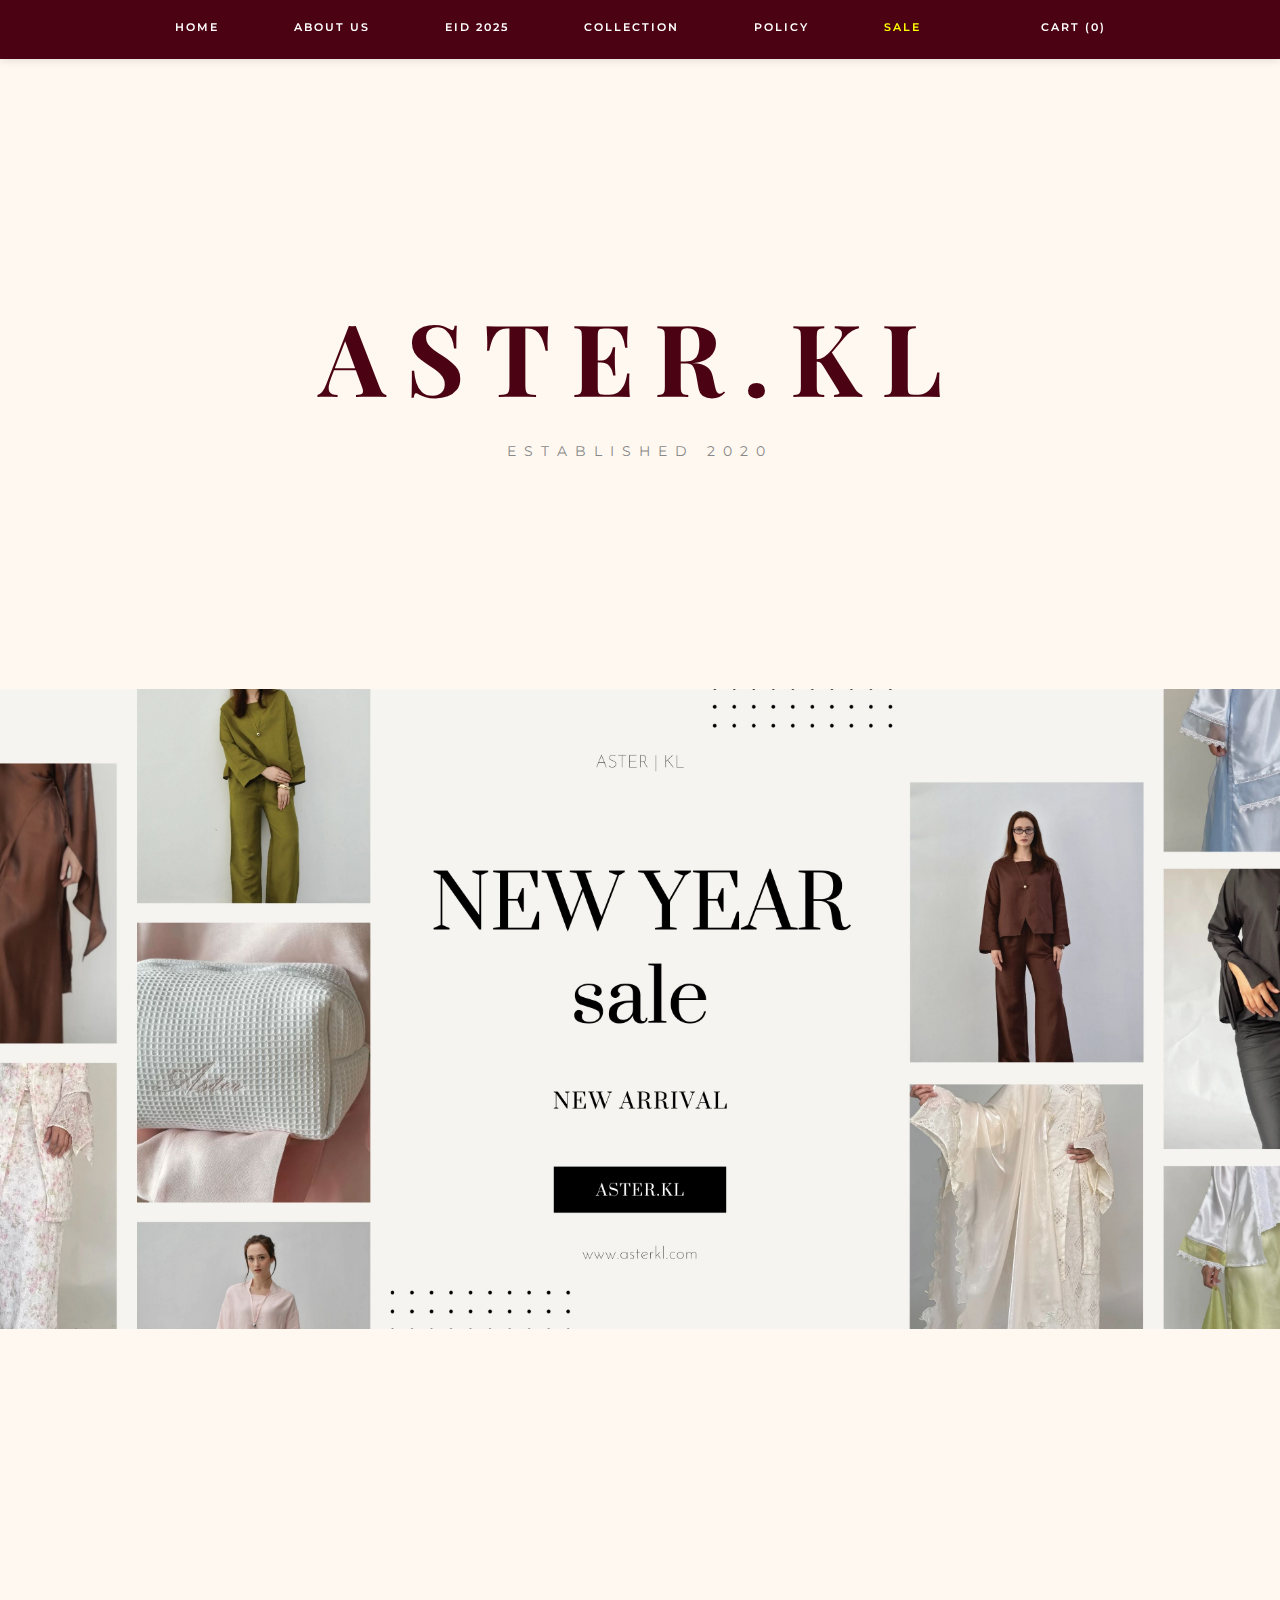
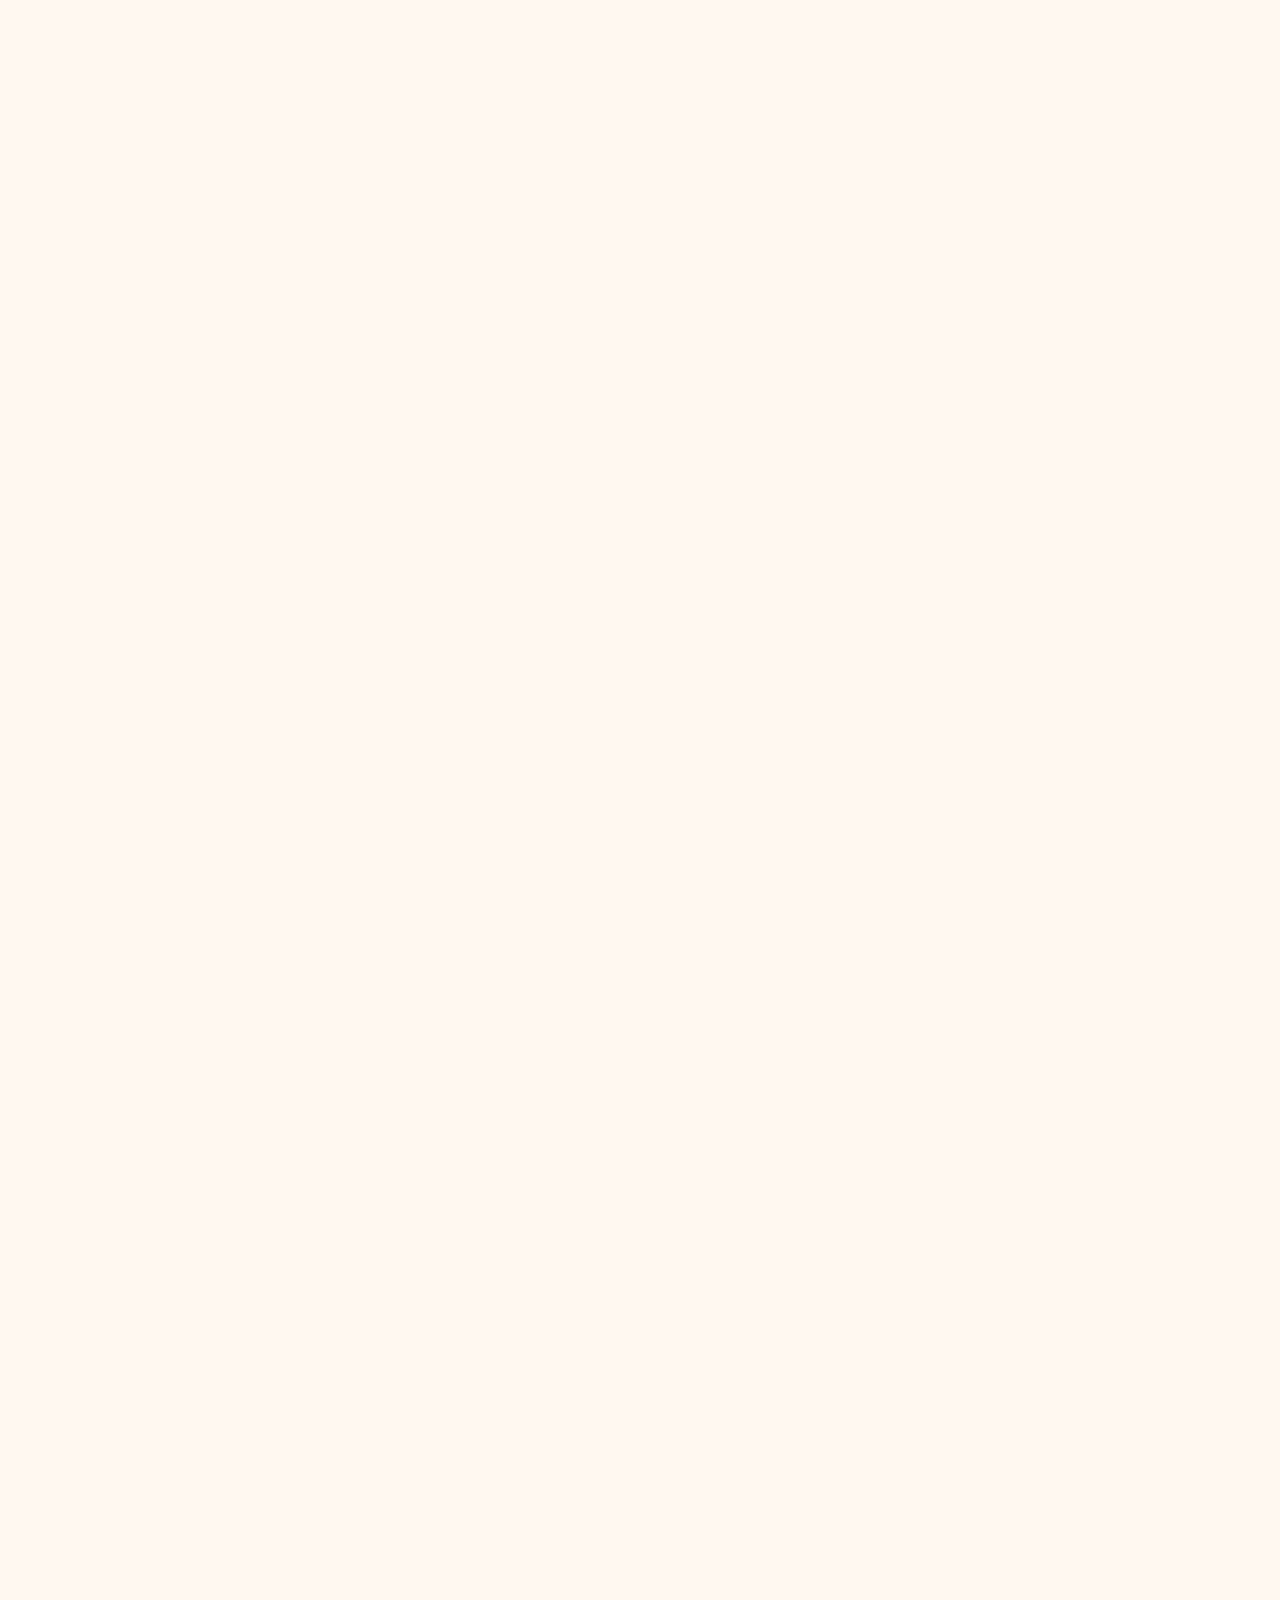
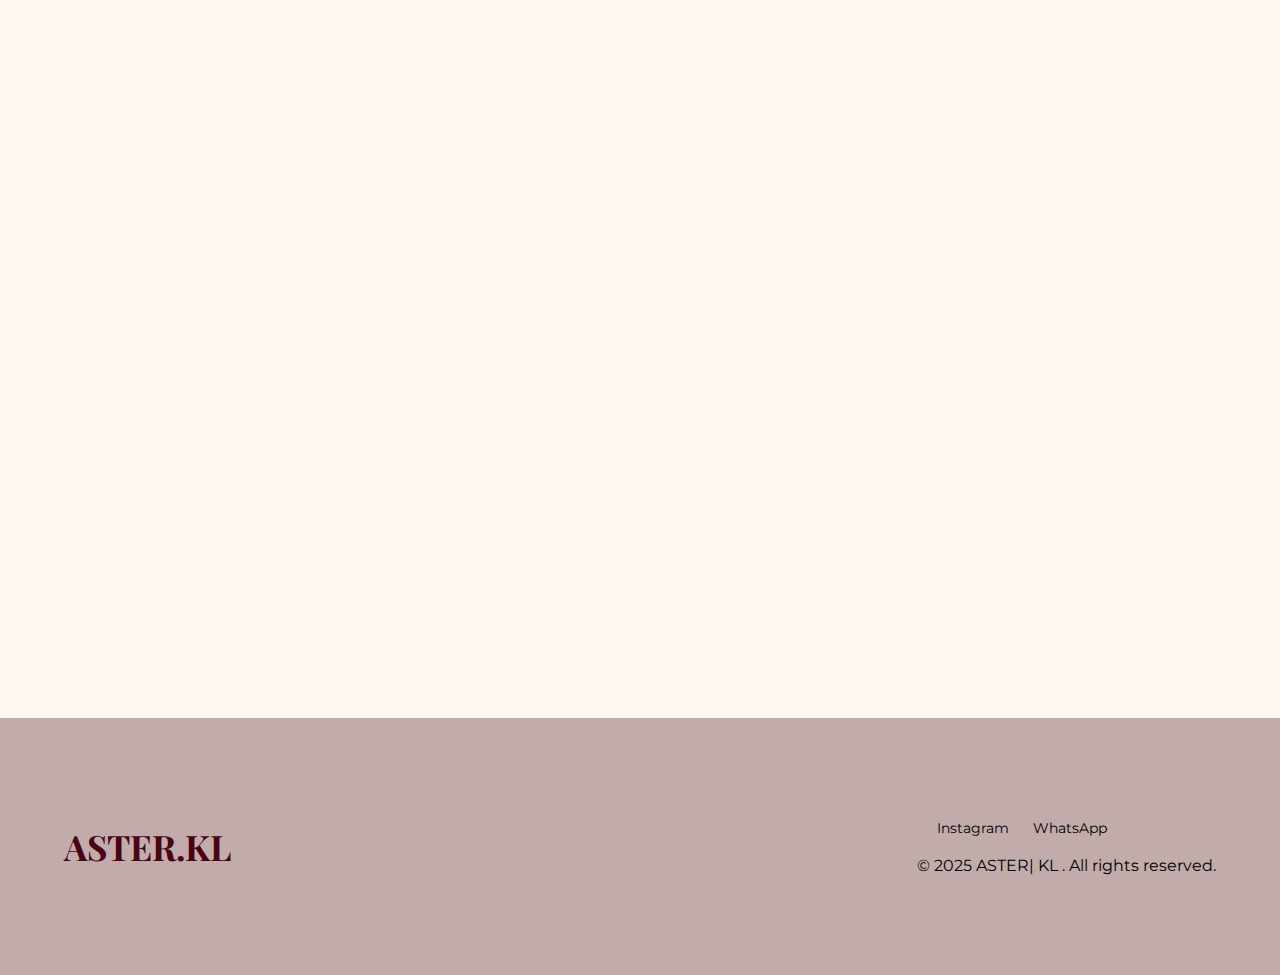
<file: index.html>
<!DOCTYPE html>
<html lang="en">
<head>
    <meta charset="UTF-8">
    <meta name="viewport" content="width=device-width, initial-scale=1.0">
    <title>Aster.KL | Official Store</title>
    <link rel="stylesheet" href="style.css">
    <link href="https://fonts.googleapis.com/css2?family=Playfair+Display:wght@700&family=Montserrat:wght@300;400;600&display=swap" rel="stylesheet">
</head>
<body>

    <nav class="navbar">
    <div class="nav-links">
        <a href="index.html">HOME</a>
        <a href="about.html">ABOUT US</a>
        <a href="eid2025.html">EID 2025</a>
        <a href="collection.html">COLLECTION</a>
        <a href="policy.html">POLICY</a> 
        <a href="sale.html" class="sale">SALE</a><br>
        <a href="#" id="cart-icon">CART (<span id="cart-count">0</span>)</a>

    </div>
</nav>

    <header class="brand-section">
        <div class="brand-content">
            <h1 class="reveal">ASTER.KL</h1>
            <p class="reveal">ESTABLISHED 2020</p>
        </div>
    </header>

    <section class="adv-container">
        <div class="adv-slider">
            <div class="adv-track" id="advTrack">
                <img src="images/adv 1.jpg" alt="Iklan 1">
                <img src="images/adv 2.jpg" alt="Iklan 2">
                <img src="images/adv 3.jpg" alt="Iklan 3">
            </div>
        </div>
    </section>

    <section class="collection-section container reveal">
        <h2 class="title">NEW COLLECTIONS</h2>
        <div class="collection-wrapper">
            <div class="collection-track" id="colTrack">
                <div class="col-slide">
                    <img src="images/aude 3.jpg"><img src="images/asimetrik 3.jpg"><img src="images/latrench 3.jpg"><img src="images/ethereal 3.jpg">
                </div>
                <div class="col-slide">
                    <img src="images/grandeur 3.jpg"><img src="images/khaleji 3.jpg"><img src="images/summer 3.jpg"><img src="images/karya agung 3.jpg">
                </div>
            </div>
            <div class="nav-btns">
                <button onclick="moveColSlide(-1)">❮</button>
                <button onclick="moveColSlide(1)">❯</button>
            </div>
        </div>
    </section>

    <section class="top-col container">
        <h2 class="title reveal">TOP COLLECTION</h2>
        
        <div class="row reveal">
            <div class="row-img"><img src="images/asimetrik 1.jpg"></div>
            <div class="row-text">
                <h3>Asimetrik</h3>
                <p>Exclusive collection with premium materials.</p>
            </div>
        </div>

        <div class="row reverse reveal">
            <div class="row-img"><img src="images/karya agung 5.jpg"></div>
            <div class="row-text">
                <h3>Karya Agung</h3>
                <p>Modern style for sophisticated men.</p>
            </div>
        </div>
    </section>

    <footer class="footer">
        <div class="footer-content">
            <div class="f-logo">ASTER.KL</div>
            <div class="f-links">
                <a href="#">Instagram</a>
                <a href="#">WhatsApp</a><br><br>
                <p>© 2025 ASTER| KL . All rights reserved.</p>
            </div>
        </div>
    </footer>

    <script src="script.js"></script>
    <div id="cart-overlay" class="cart-overlay"></div>
<div id="cart-drawer" class="cart-drawer">
    <div class="cart-header">
        <h3>YOUR CART</h3>
        <span id="close-cart">CLOSE ✕</span>
    </div>
    <div id="cart-items-container"></div>
    <div class="cart-footer">
        <div class="cart-total-row">
            <span>TOTAL:</span>
            <span id="cart-total">RM 0.00</span>
        </div>
        <button class="checkout-btn" id="checkout">CHECKOUT</button>
    </div>
</div>

</body>
</html>
</file>
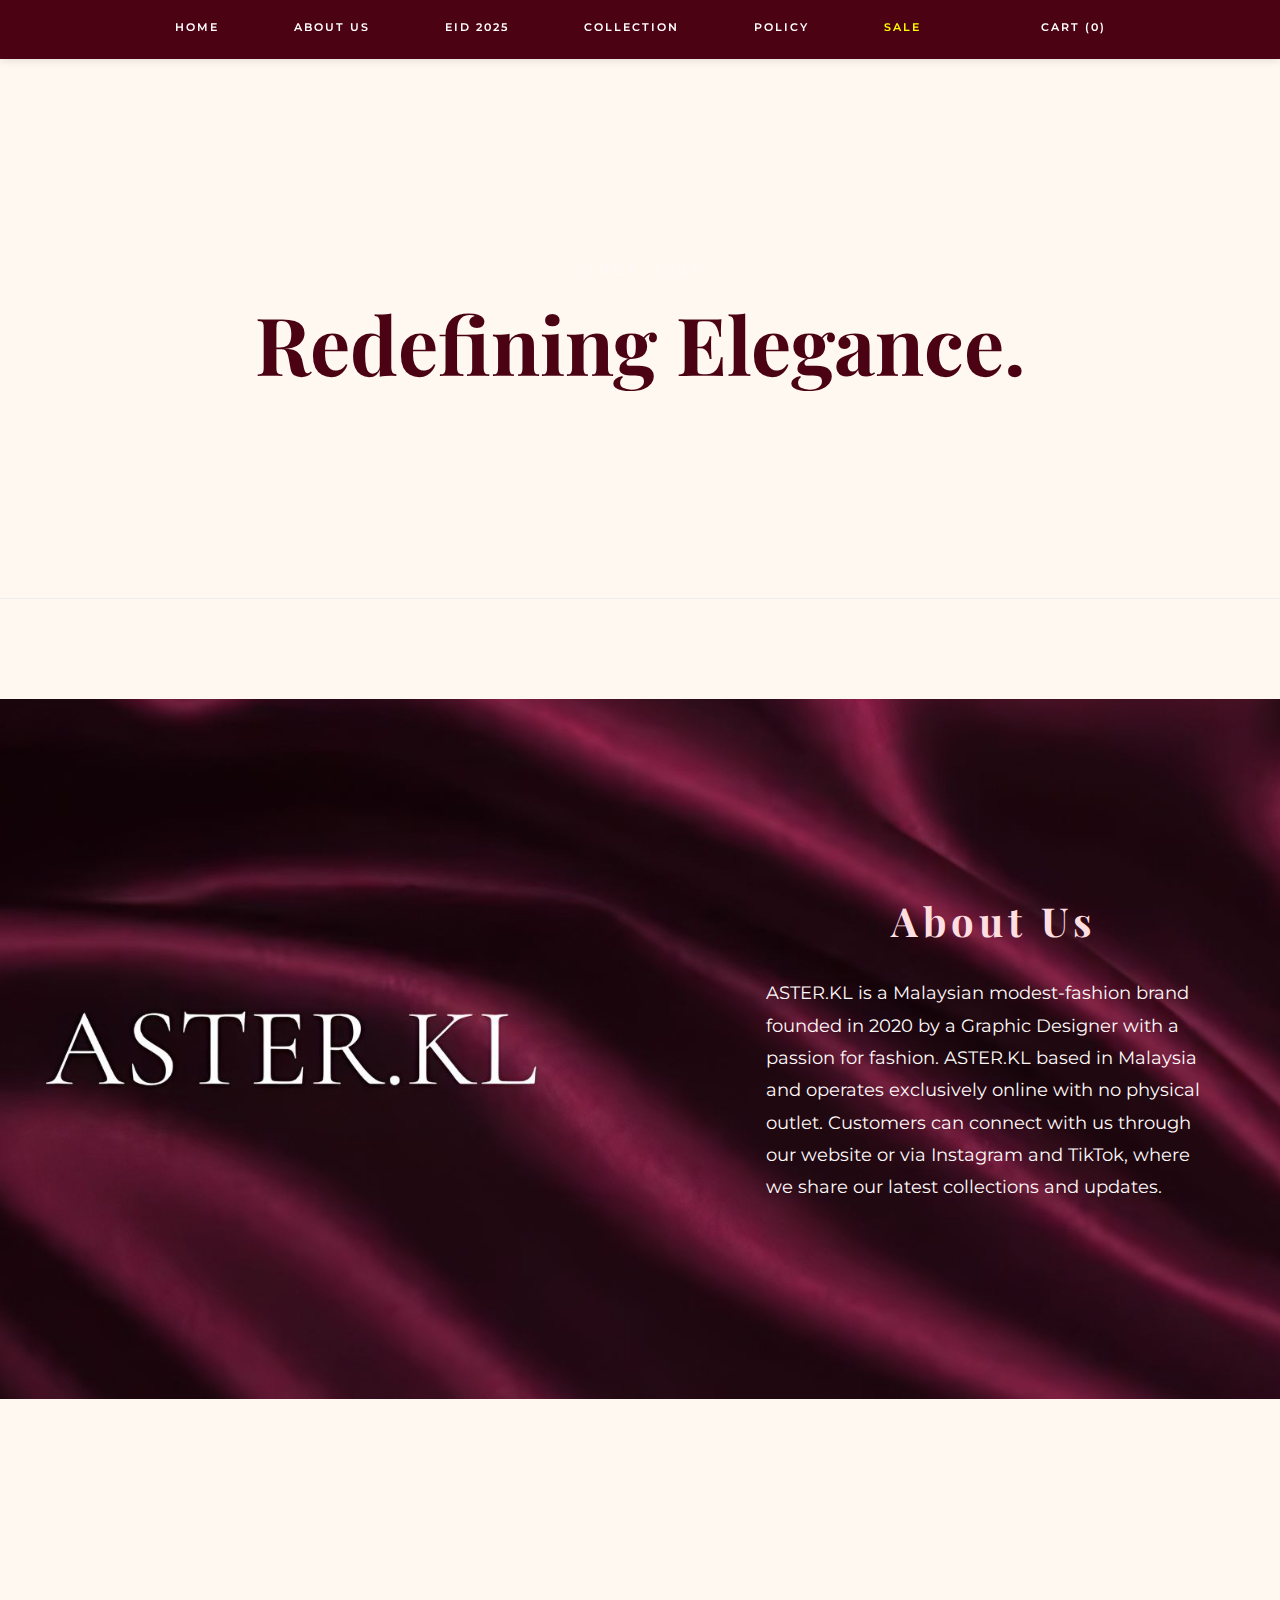
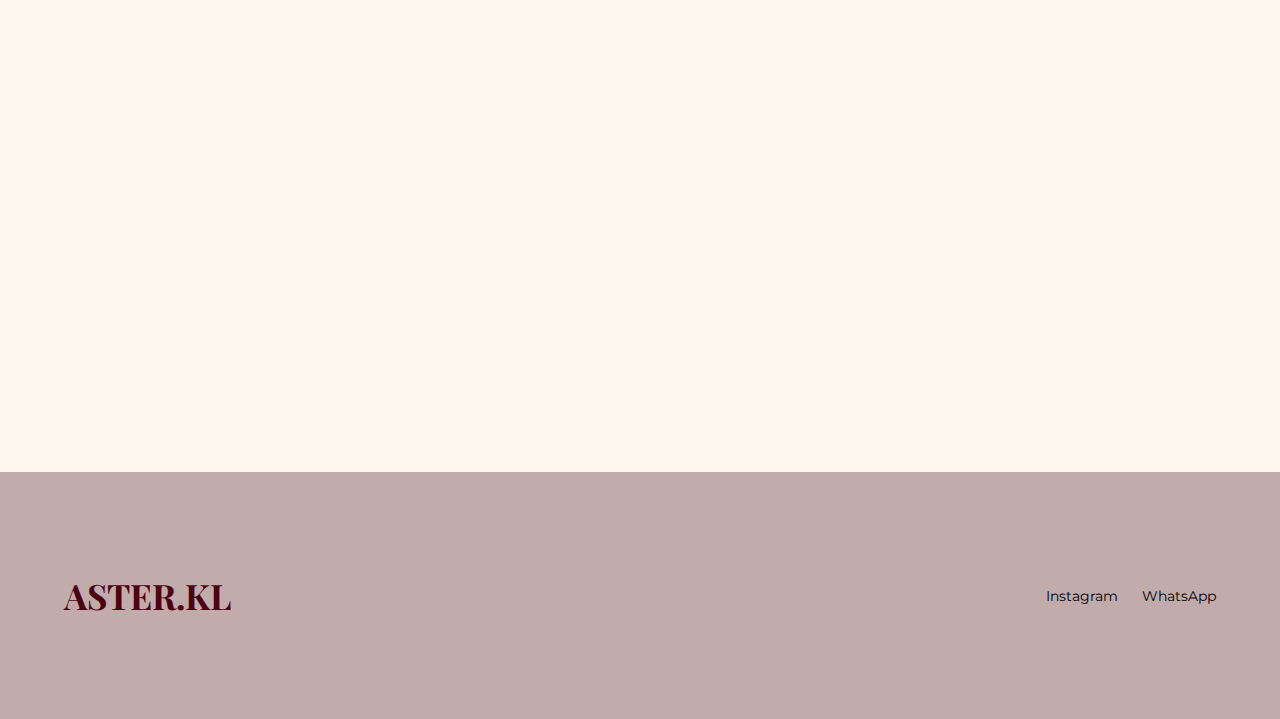
<file: about.html>
<!DOCTYPE html>
<html lang="en">
<head>
    <meta charset="UTF-8">
    <meta name="viewport" content="width=device-width, initial-scale=1.0">
    <title>Our Story | Aster.KL</title>
    <link rel="stylesheet" href="style.css">
    <link href="https://fonts.googleapis.com/css2?family=Playfair+Display:ital,wght@0,700;1,400&family=Montserrat:wght@300;400;600&display=swap" rel="stylesheet">
</head>    
    
<body>    
    <nav class="navbar">
        <div class="nav-links">
            <a href="index.html">HOME</a>
            <a href="about.html">ABOUT US</a>
            <a href="eid2025.html">EID 2025</a>
            <a href="collection.html">COLLECTION</a>
            <a href="policy.html">POLICY</a>
             <a href="sale.html" class="sale">SALE</a><br>
            <a href="#" id="cart-icon">CART (<span id="cart-count">0</span>)</a>
        </div>
    </nav>

    <section class="about-hero">
        <div class="reveal">
            <p class="subtitle">SINCE 2025</p>
            <h1>Redefining Elegance.</h1>
        </div>
    </section>

    <section class="container reveal">
        <div class="about-grid">
            <div class="about-img-main">
                <img src="images/fabric.jpg" alt="Aster Mood">
            </div>
            <div class="about-text-main">
                <h2 class="title" style="text-align: center; margin-bottom: 30px; color:rgb(255, 222, 225)">About Us</h2>
                <p>ASTER.KL is a Malaysian modest-fashion brand founded in 2020 by a Graphic Designer with a passion for fashion.  ASTER.KL based in Malaysia and operates exclusively online with no physical outlet. Customers can connect with us through our website or via Instagram and TikTok, where we share our latest collections and updates.
            </div>
        </div>
    </section>

    <section class="values-section reveal">
        <div class="container">
            <div class="values-grid">
                <div class="value-card">
                    <span>01</span>
                    <h3>CONTACT US</h3>
                    <p>Phone number: +60 12 396 1767
Email: aster.klofficial@gmail.com</p>
                </div>
                <div class="value-card">
                    <span>02</span>
                    <h3>STYLISH & TRENDY DESIGN</h3>
                    <p>Each piece reflects confidence, elegance, and personality, perfect for Raya or everyday occasions.</p>
                </div>
                <div class="value-card">
                    <span>03</span>
                    <h3>OUR MISSION</h3>
                    <p>Create thoughtfully curated pieces that allow Muslim women to remain modest through comfort.</p>
                </div>
            </div>
        </div>
    </section>

    <footer class="footer">
        <div class="footer-content">
            <div class="f-logo">ASTER.KL</div>
            <div class="f-links">
                <a href="#">Instagram</a>
                <a href="#">WhatsApp</a>
            </div>
        </div>
    </footer>

    <script src="script.js"></script>
    
    <div id="cart-overlay" class="cart-overlay"></div>

<div id="cart-drawer" class="cart-drawer">
    <div class="cart-header">
        <h3>YOUR CART</h3>
        <span id="close-cart">CLOSE ✕</span>
    </div>

    <div id="cart-items-container"></div>

    <div class="cart-footer">
        <div class="cart-total-row">
            <span>TOTAL:</span>
            <span id="cart-total">RM 0.00</span>
        </div>



</body>
</html>
</file>
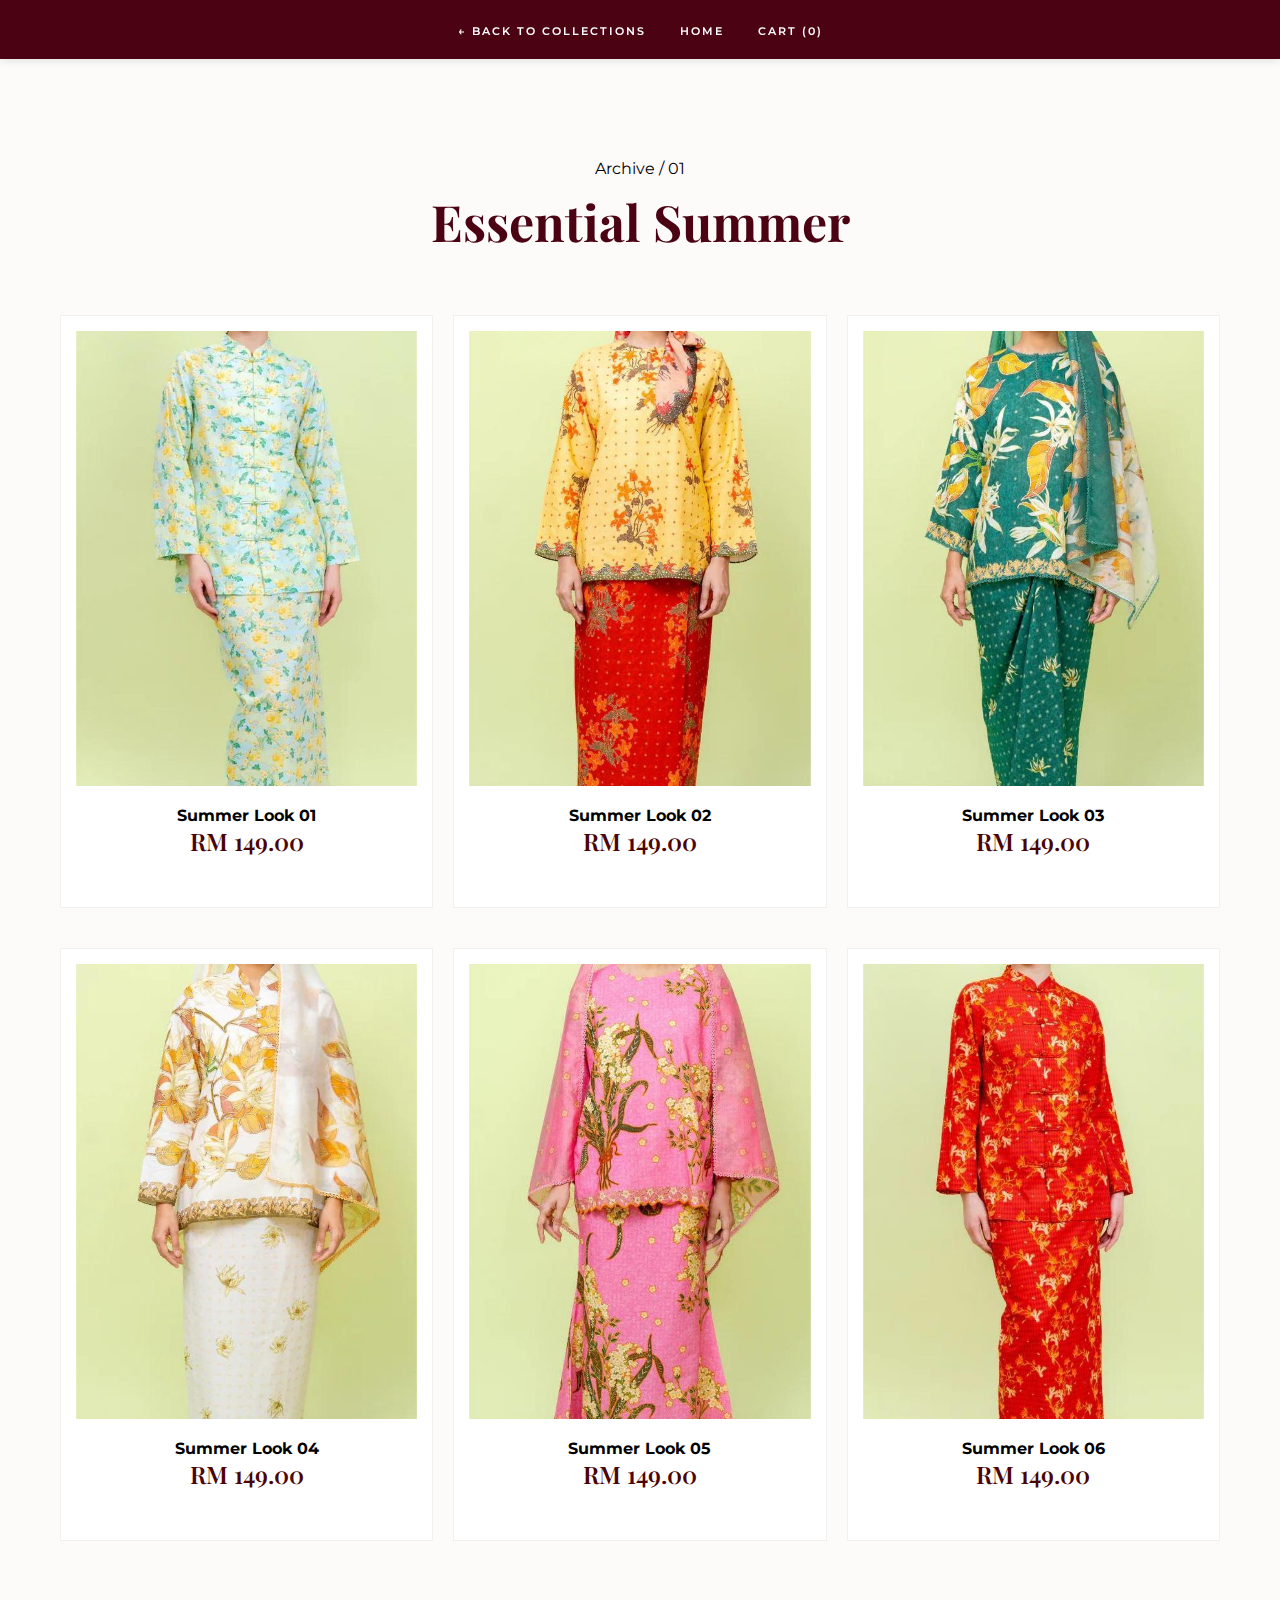
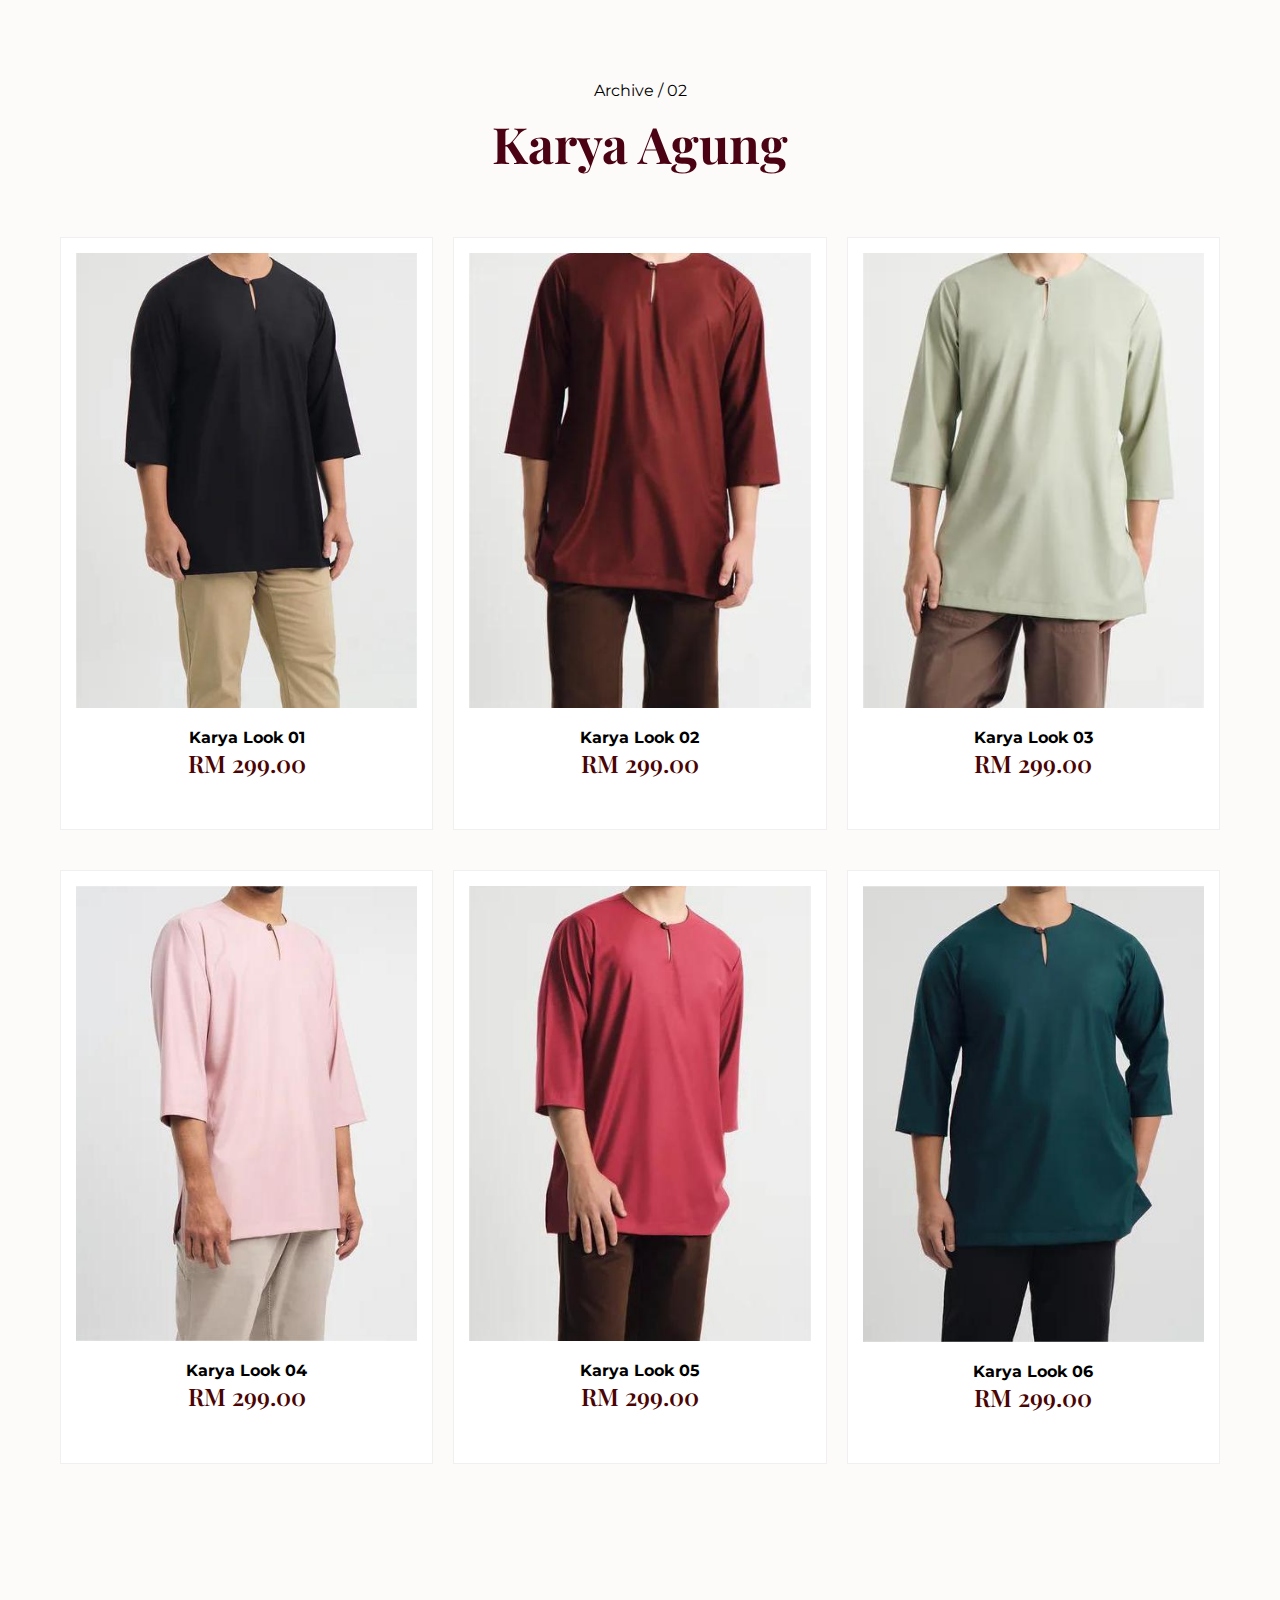
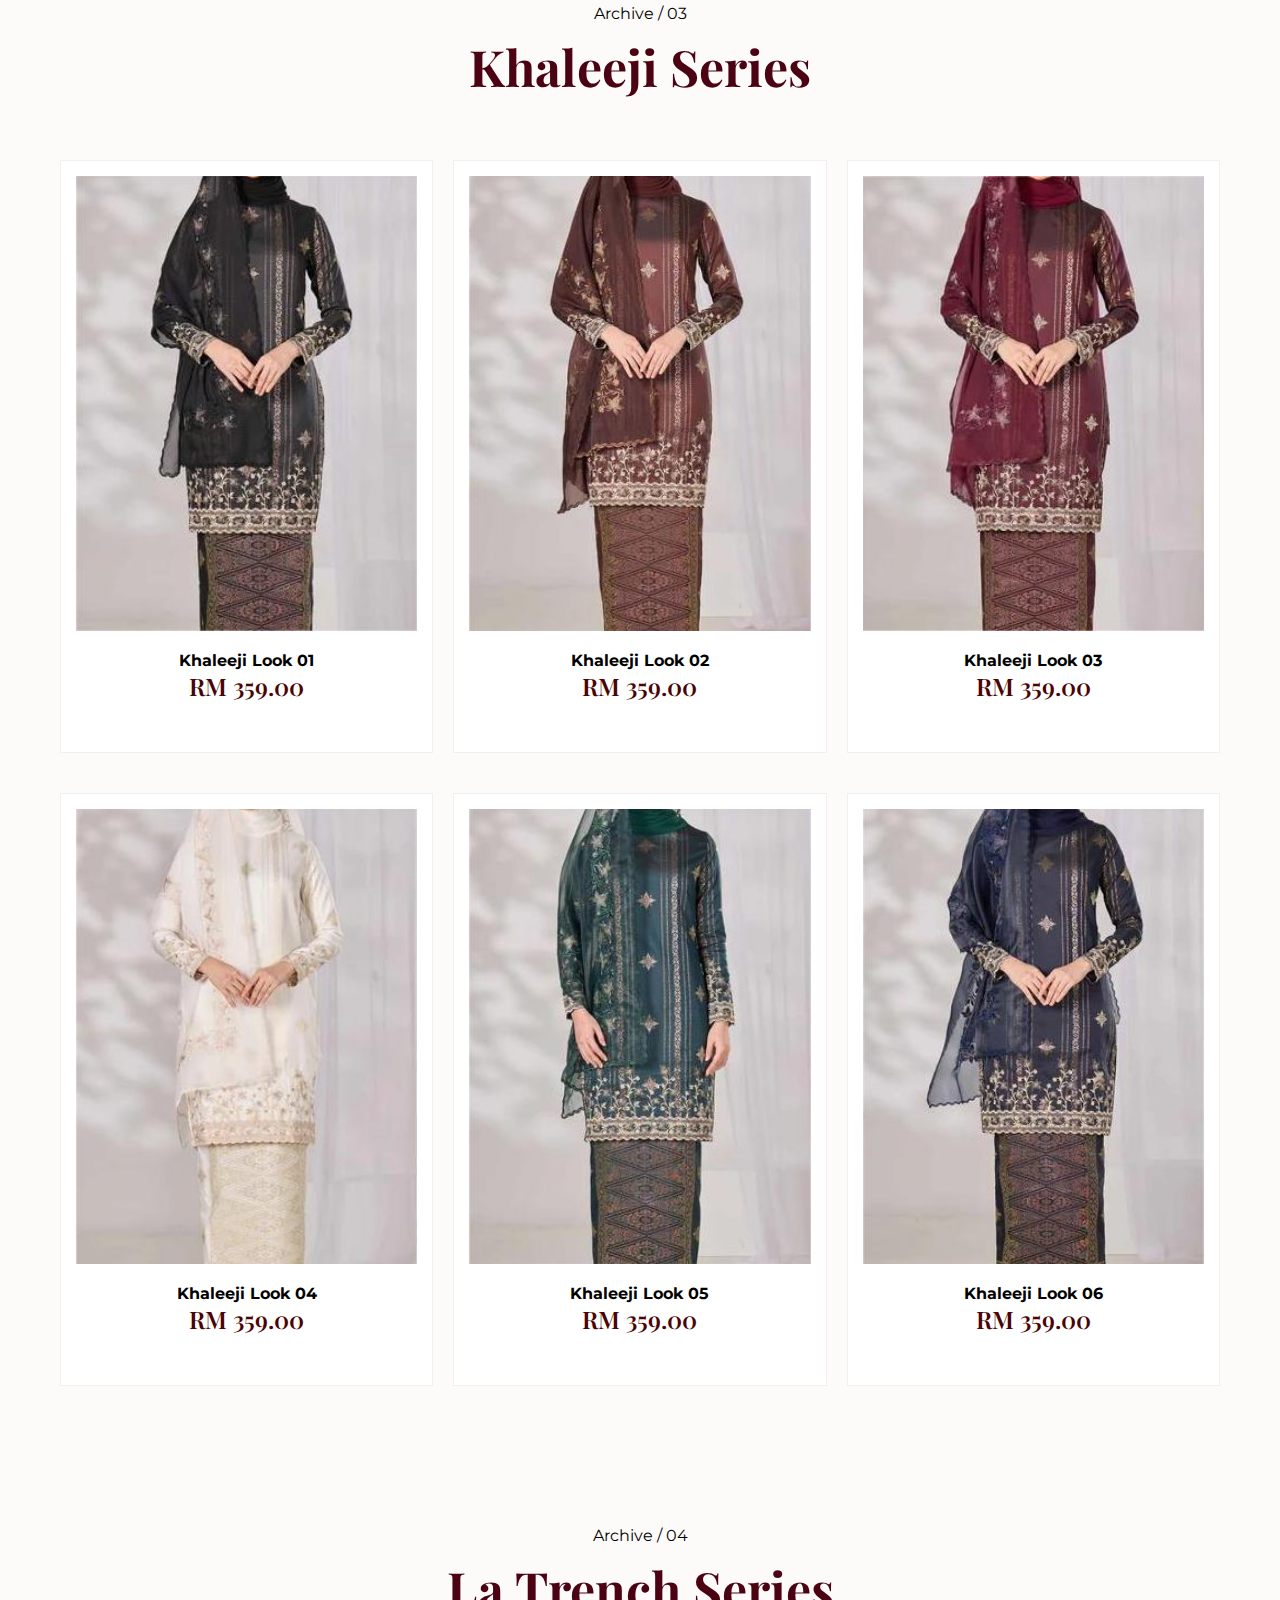
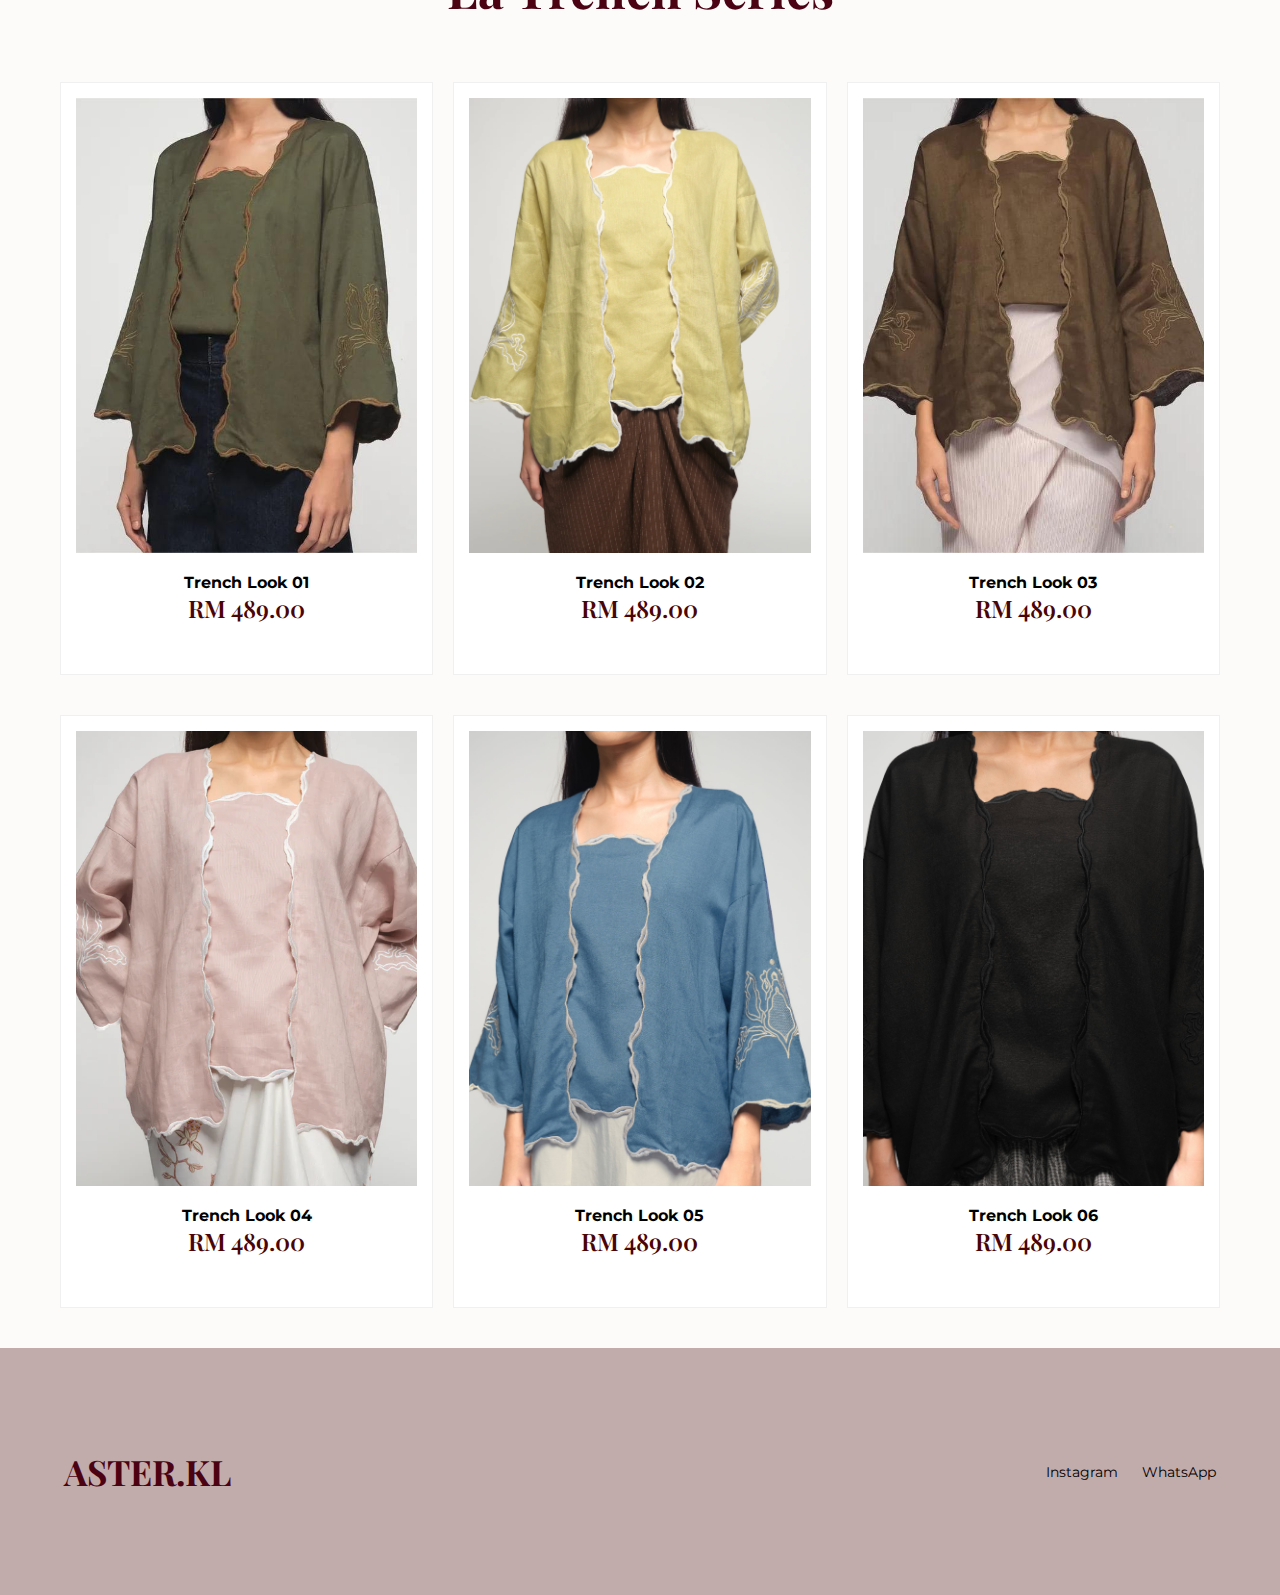
<file: catalog.html>
<!DOCTYPE html>
<html lang="en">
<head>
<meta charset="UTF-8">
<meta name="viewport" content="width=device-width, initial-scale=1.0">
<title>Catalog | Aster.KL</title>
<link href="https://fonts.googleapis.com/css2?family=Playfair+Display:ital,wght@0,700;1,700&family=Montserrat:wght@300;400;600&display=swap" rel="stylesheet">
<link rel="stylesheet" href="style.css">
</head>
<body style="background-color: #FDFBFA;">

<nav class="navbar">
    <a href="collection.html">← BACK TO COLLECTIONS</a>
    <a href="index.html">HOME</a>
    <a href="#" id="cart-icon">CART (<span id="cart-count">0</span>)</a>
</nav>

<!-- Summer Collection -->
<section id="summer" class="container">
    <header class="header">
        <p>Archive / 01</p>
        <h1>Essential Summer</h1>
    </header>
    <div class="catalog-grid">
        <div class="product-card"><div class="img-container"><a href="product-detail.html?productID=summer1"><img src="images/summer 1.jpg" alt="Summer Look 01"></a></div><div class="info"><h4>Summer Look 01</h4><p class="price">RM 149.00</p></div></div>
        <div class="product-card"><div class="img-container"><a href="product-detail.html?productID=summer2"><img src="images/summer 2.jpg" alt="Summer Look 02"></a></div><div class="info"><h4>Summer Look 02</h4><p class="price">RM 149.00</p></div></div>
        <div class="product-card"><div class="img-container"><a href="product-detail.html?productID=summer3"><img src="images/summer 3.jpg" alt="Summer Look 03"></a></div><div class="info"><h4>Summer Look 03</h4><p class="price">RM 149.00</p></div></div>
        <div class="product-card"><div class="img-container"><a href="product-detail.html?productID=summer4"><img src="images/summer 4.jpg" alt="Summer Look 04"></a></div><div class="info"><h4>Summer Look 04</h4><p class="price">RM 149.00</p></div></div>
        <div class="product-card"><div class="img-container"><a href="product-detail.html?productID=summer5"><img src="images/summer 5.jpg" alt="Summer Look 05"></a></div><div class="info"><h4>Summer Look 05</h4><p class="price">RM 149.00</p></div></div>
        <div class="product-card"><div class="img-container"><a href="product-detail.html?productID=summer6"><img src="images/summer 6.jpg" alt="Summer Look 06"></a></div><div class="info"><h4>Summer Look 06</h4><p class="price">RM 149.00</p></div></div>
    </div>
</section>

<!-- Karya Agung Collection -->
<section id="karya" class="container">
    <header class="header">
        <p>Archive / 02</p>
        <h1>Karya Agung</h1>
    </header>
    <div class="catalog-grid">
        <div class="product-card"><div class="img-container"><a href="product-detail.html?productID=karya1"><img src="images/karya agung 1.jpg" alt="Karya Look 01"></a></div><div class="info"><h4>Karya Look 01</h4><p class="price">RM 299.00</p></div></div>
        <div class="product-card"><div class="img-container"><a href="product-detail.html?productID=karya2"><img src="images/karya agung 2.jpg" alt="Karya Look 02"></a></div><div class="info"><h4>Karya Look 02</h4><p class="price">RM 299.00</p></div></div>
        <div class="product-card"><div class="img-container"><a href="product-detail.html?productID=karya3"><img src="images/karya agung 3.jpg" alt="Karya Look 03"></a></div><div class="info"><h4>Karya Look 03</h4><p class="price">RM 299.00</p></div></div>
        <div class="product-card"><div class="img-container"><a href="product-detail.html?productID=karya4"><img src="images/karya agung 4.jpg" alt="Karya Look 04"></a></div><div class="info"><h4>Karya Look 04</h4><p class="price">RM 299.00</p></div></div>
        <div class="product-card"><div class="img-container"><a href="product-detail.html?productID=karya5"><img src="images/karya agung 5.jpg" alt="Karya Look 05"></a></div><div class="info"><h4>Karya Look 05</h4><p class="price">RM 299.00</p></div></div>
        <div class="product-card"><div class="img-container"><a href="product-detail.html?productID=karya6"><img src="images/karya agung 6.jpg" alt="Karya Look 06"></a></div><div class="info"><h4>Karya Look 06</h4><p class="price">RM 299.00</p></div></div>
    </div>
</section>

<!-- Khaleeji Collection -->
<section id="khaleeji" class="container">
    <header class="header">
        <p>Archive / 03</p>
        <h1>Khaleeji Series</h1>
    </header>
    <div class="catalog-grid">
        <div class="product-card"><div class="img-container"><a href="product-detail.html?productID=khaleeji1"><img src="images/khaleji 1.jpg" alt="Khaleeji Look 01"></a></div><div class="info"><h4>Khaleeji Look 01</h4><p class="price">RM 359.00</p></div></div>
        <div class="product-card"><div class="img-container"><a href="product-detail.html?productID=khaleeji2"><img src="images/khaleji 2.jpg" alt="Khaleeji Look 02"></a></div><div class="info"><h4>Khaleeji Look 02</h4><p class="price">RM 359.00</p></div></div>
        <div class="product-card"><div class="img-container"><a href="product-detail.html?productID=khaleeji3"><img src="images/khaleji 3.jpg" alt="Khaleeji Look 03"></a></div><div class="info"><h4>Khaleeji Look 03</h4><p class="price">RM 359.00</p></div></div>
        <div class="product-card"><div class="img-container"><a href="product-detail.html?productID=khaleeji4"><img src="images/khaleji 4.jpg" alt="Khaleeji Look 04"></a></div><div class="info"><h4>Khaleeji Look 04</h4><p class="price">RM 359.00</p></div></div>
        <div class="product-card"><div class="img-container"><a href="product-detail.html?productID=khaleeji5"><img src="images/khaleji 5.jpg" alt="Khaleeji Look 05"></a></div><div class="info"><h4>Khaleeji Look 05</h4><p class="price">RM 359.00</p></div></div>
        <div class="product-card"><div class="img-container"><a href="product-detail.html?productID=khaleeji6"><img src="images/khaleji 6.jpg" alt="Khaleeji Look 06"></a></div><div class="info"><h4>Khaleeji Look 06</h4><p class="price">RM 359.00</p></div></div>
    </div>
</section>

<!-- Trench Collection -->
<section id="trench" class="container">
    <header class="header">
        <p>Archive / 04</p>
        <h1>La Trench Series</h1>
    </header>
    <div class="catalog-grid">
        <div class="product-card"><div class="img-container"><a href="product-detail.html?productID=trench1"><img src="images/latrench 1.jpg" alt="Trench Look 01"></a></div><div class="info"><h4>Trench Look 01</h4><p class="price">RM 489.00</p></div></div>
        <div class="product-card"><div class="img-container"><a href="product-detail.html?productID=trench2"><img src="images/latrench 2.jpg" alt="Trench Look 02"></a></div><div class="info"><h4>Trench Look 02</h4><p class="price">RM 489.00</p></div></div>
        <div class="product-card"><div class="img-container"><a href="product-detail.html?productID=trench3"><img src="images/latrench 3.jpg" alt="Trench Look 03"></a></div><div class="info"><h4>Trench Look 03</h4><p class="price">RM 489.00</p></div></div>
        <div class="product-card"><div class="img-container"><a href="product-detail.html?productID=trench4"><img src="images/latrench 4.jpg" alt="Trench Look 04"></a></div><div class="info"><h4>Trench Look 04</h4><p class="price">RM 489.00</p></div></div>
        <div class="product-card"><div class="img-container"><a href="product-detail.html?productID=trench5"><img src="images/latrench 5.jpg" alt="Trench Look 05"></a></div><div class="info"><h4>Trench Look 05</h4><p class="price">RM 489.00</p></div></div>
        <div class="product-card"><div class="img-container"><a href="product-detail.html?productID=trench6"><img src="images/latrench 6.jpg" alt="Trench Look 06"></a></div><div class="info"><h4>Trench Look 06</h4><p class="price">RM 489.00</p></div></div>
    </div>
</section>

 <footer class="footer">
        <div class="footer-content">
            <div class="f-logo">ASTER.KL</div>
            <div class="f-links">
                <a href="#">Instagram</a>
                <a href="#">WhatsApp</a>
            </div>
        </div>
    </footer>

<!-- Cart Overlay -->
<div id="cart-overlay" class="cart-overlay"></div>
<div id="cart-drawer" class="cart-drawer">
    <div class="cart-header">
        <h3>YOUR CART</h3>
        <span id="close-cart">CLOSE ✕</span>
    </div>
    <div id="cart-items-container"></div>
    <div class="cart-footer">
        <div class="cart-total-row">
            <span>TOTAL:</span>
            <span id="cart-total">RM 0.00</span>
        </div>
        <button class="checkout-btn" id="checkout">CHECKOUT</button>
    </div>
</div>

<script src="script.js"></script>
</body>
</html>
</file>
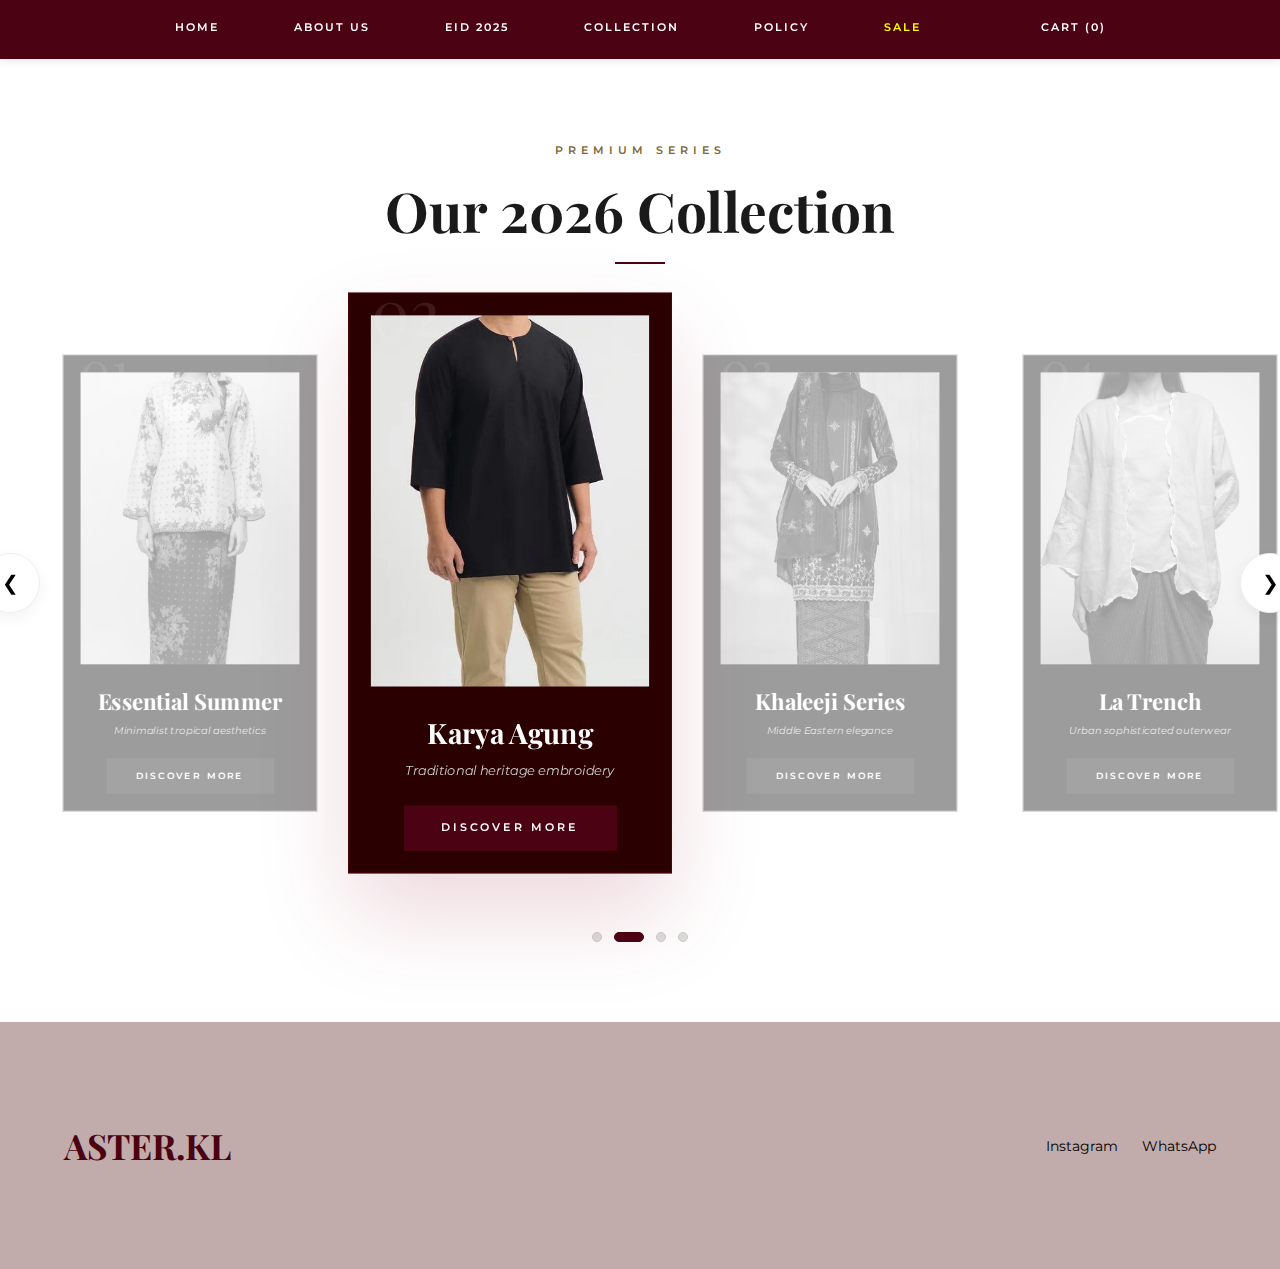
<file: collection.html>
<!DOCTYPE html>
<html lang="en">
<head>
    <meta charset="UTF-8">
    <meta name="viewport" content="width=device-width, initial-scale=1.0">
    <title>Our Collections | Aster.KL</title>
    <link rel="stylesheet" href="style.css">
    <link href="https://fonts.googleapis.com/css2?family=Playfair+Display:ital,wght@0,400;0,700;1,400&family=Montserrat:wght@300;400;600&display=swap" rel="stylesheet">
</head>
<body>

    <nav class="navbar">
        <div class="nav-links">
            <a href="index.html">HOME</a>
            <a href="about.html">ABOUT US</a>
            <a href="eid2025.html">EID 2025</a>
            <a href="collection.html">COLLECTION</a>
            <a href="policy.html">POLICY</a>
            <a href="sale.html" class="sale">SALE</a><br>
            <a href="#" id="cart-icon">CART (<span id="cart-count">0</span>)</a>
        </div>
    </nav>

    <section class="collection-slider-wrapper">
        <div class="bg-text"></div>

        <div class="slider-header">
            <span>PREMIUM SERIES</span>
            <h2>Our 2026 Collection</h2>
            <div class="header-line"></div>
        </div>

        <div class="slider-container">
            <button class="nav-arrow prev-btn" onclick="moveSlider(-1)">❮</button>
            
            <div class="slider-track">
                <div class="col-card side" id="card1">
                    <div class="card-num">01</div>
                    <div class="col-image">
                        <img src="images/summer 2.jpg" alt="Essential Summer">
                    </div>
                    <div class="col-info">
                        <h3>Essential Summer</h3>
                        <p>Minimalist tropical aesthetics</p>
                        <a href="catalog.html#summer" class="btn-discover">DISCOVER MORE</a>
                    </div>
                </div>

                <div class="col-card active" id="card2">
                    <div class="card-num">02</div>
                    <div class="col-image">
                        <img src="images/karya agung 1.jpg" alt="Karya Agung">
                    </div>
                    <div class="col-info">
                        <h3>Karya Agung</h3>
                        <p>Traditional heritage embroidery</p>
                        <a href="catalog.html#karya" class="btn-discover">DISCOVER MORE</a>
                    </div>
                </div>

                <div class="col-card side" id="card3">
                    <div class="card-num">03</div>
                    <div class="col-image">
                        <img src="images/khaleji 3.jpg" alt="Khaleeji Series">
                    </div>
                    <div class="col-info">
                        <h3>Khaleeji Series</h3>
                        <p>Middle Eastern elegance</p>
                        <a href="catalog.html#khaleeji" class="btn-discover">DISCOVER MORE</a>
                    </div>
                </div>

                <div class="col-card side" id="card4">
                    <div class="card-num">04</div>
                    <div class="col-image">
                        <img src="images/latrench 2.jpg" alt="La Trench Series">
                    </div>
                    <div class="col-info">
                        <h3>La Trench</h3>
                        <p>Urban sophisticated outerwear</p>
                        <a href="catalog.html#trench" class="btn-discover">DISCOVER MORE</a>
                    </div>
                </div>
            </div>

            <button class="nav-arrow next-btn" onclick="moveSlider(1)">❯</button>
        </div>

        <div class="slider-dots" id="dotsContainer">
            <span class="dot"></span>
            <span class="dot active"></span>
            <span class="dot"></span>
            <span class="dot"></span>
        </div>
    </section>

     <footer class="footer">
        <div class="footer-content">
            <div class="f-logo">ASTER.KL</div>
            <div class="f-links">
                <a href="#">Instagram</a>
                <a href="#">WhatsApp</a>
            </div>
        </div>
    </footer>

     <script src="script.js"></script>
     <div id="cart-overlay" class="cart-overlay"></div>
<div id="cart-drawer" class="cart-drawer">
    <div class="cart-header">
        <h3>YOUR CART</h3>
        <span id="close-cart">CLOSE ✕</span>
    </div>
    <div id="cart-items-container"></div>
    <div class="cart-footer">
        <div class="cart-total-row">
            <span>TOTAL:</span>
            <span id="cart-total">RM 0.00</span>
        </div>
        <button class="checkout-btn" id="checkout">CHECKOUT</button>
    </div>
</div>


    <script>
        let current = 2;
        const totalCards = 4;

        function moveSlider(direction) {
            current += direction;
            if (current > totalCards) current = 1;
            if (current < 1) current = totalCards;
            updateSlider();
        }

        function updateSlider() {
            const cards = document.querySelectorAll('.col-card');
            const dots = document.querySelectorAll('.dot');
            
            cards.forEach((card, index) => {
                card.classList.remove('active', 'side');
                if (index + 1 === current) {
                    card.classList.add('active');
                } else {
                    card.classList.add('side');
                }
            });

            dots.forEach((dot, index) => {
                dot.classList.toggle('active', index + 1 === current);
            });
        }
    </script>
</body>
</html>
</file>
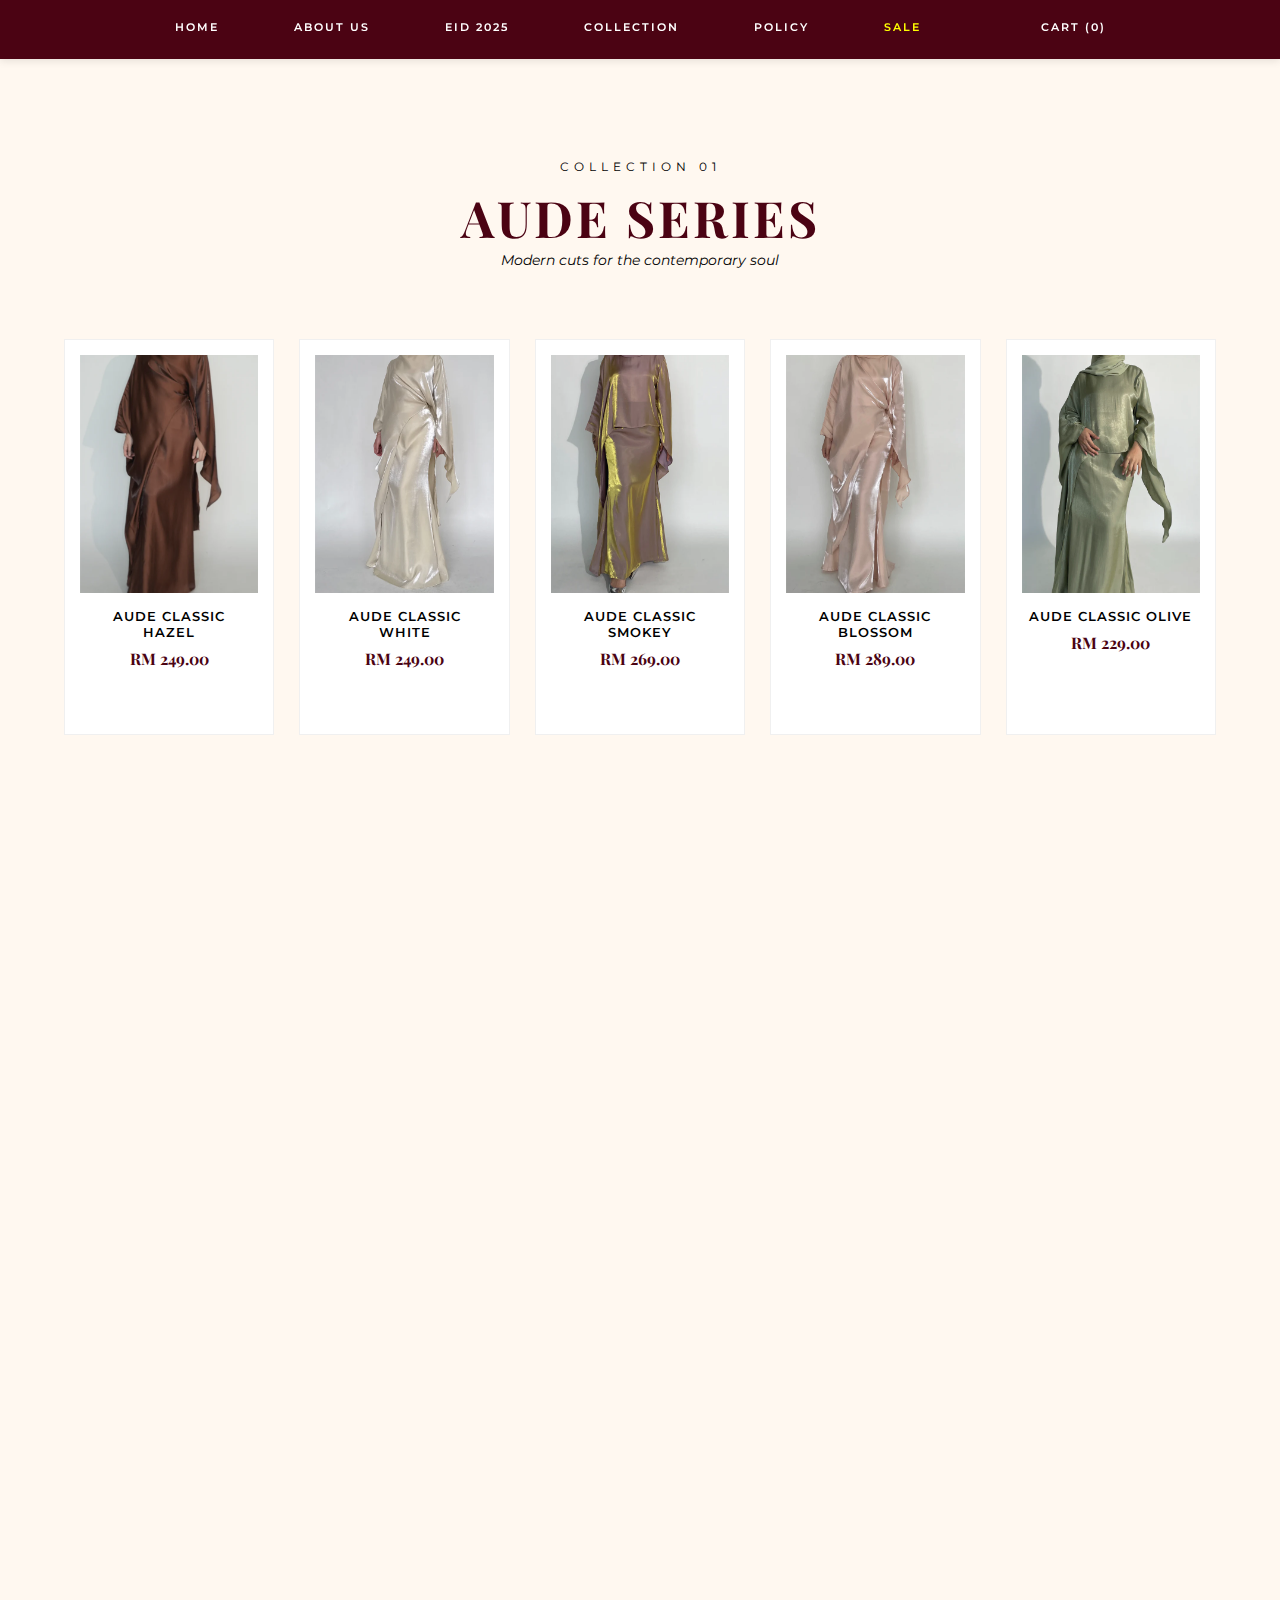
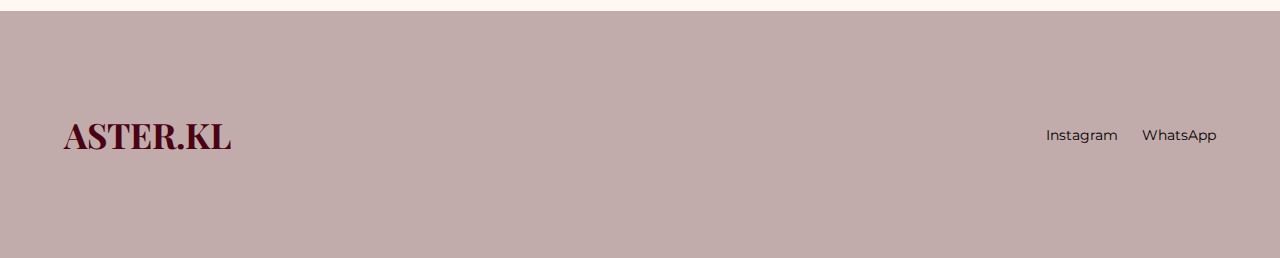
<file: eid2025.html>
<!DOCTYPE html>
<html lang="en">
<head>
    <meta charset="UTF-8">
    <meta name="viewport" content="width=device-width, initial-scale=1.0">
    <title>Eid 2025 Collection | Aster.KL</title>
    <link rel="stylesheet" href="style.css">
    <link href="https://fonts.googleapis.com/css2?family=Playfair+Display:ital,wght@0,700;1,400&family=Montserrat:wght@300;400;600&display=swap" rel="stylesheet">
</head>
<body>

    <nav class="navbar">
        <div class="nav-links">
            <a href="index.html">HOME</a>
            <a href="about.html">ABOUT US</a>
            <a href="eid2025.html">EID 2025</a>
            <a href="collection.html">COLLECTION</a>
            <a href="policy.html">POLICY</a> 
            <a href="sale.html" class="sale">SALE</a><br>
            <a href="#" id="cart-icon">CART (<span id="cart-count">0</span>)</a>
        </div>
    </nav>

    <section class="shop-container reveal">
        <div class="shop-header">
            <span>COLLECTION 01</span>
            <h2>AUDE SERIES</h2>
            <p>Modern cuts for the contemporary soul</p>
        </div>
        <div class="product-grid">
            <div class="product-card">
                <div class="product-img">
                    <a href="product-detail.html?productID=aude1">
                        <img src="images/aude 1.jpg" alt="Aude Classic Hazel">
                    </a>
                    <div class="quick-add">ADD TO CART</div>
                </div>
                <div class="product-info"><h4>Aude Classic Hazel</h4><p class="price">RM 249.00</p></div>
            </div>
            <div class="product-card">
                <div class="product-img">
                    <a href="product-detail.html?productID=aude2">
                        <img src="images/aude 2.jpg" alt="Aude Classic White">
                    </a>
                    <div class="quick-add">ADD TO CART</div>
                </div>
                <div class="product-info"><h4>Aude Classic White</h4><p class="price">RM 249.00</p></div>
            </div>
            <div class="product-card">
                <div class="product-img">
                    <a href="product-detail.html?productID=aude3">
                        <img src="images/aude 3.jpg" alt="Aude Classic Smokey">
                    </a>
                    <div class="quick-add">ADD TO CART</div>
                </div>
                <div class="product-info"><h4>Aude Classic Smokey</h4><p class="price">RM 269.00</p></div>
            </div>
            <div class="product-card">
                <div class="product-img">
                    <a href="product-detail.html?productID=aude4">
                        <img src="images/aude 4.jpg" alt="Aude Classic Blossom">
                    </a>
                    <div class="quick-add">ADD TO CART</div>
                </div>
                <div class="product-info"><h4>Aude Classic Blossom</h4><p class="price">RM 289.00</p></div>
            </div>
            <div class="product-card">
                <div class="product-img">
                    <a href="product-detail.html?productID=aude5">
                        <img src="images/aude 5.jpg" alt="Aude Classic Olive">
                    </a>
                    <div class="quick-add">ADD TO CART</div>
                </div>
                <div class="product-info"><h4>Aude Classic Olive</h4><p class="price">RM 229.00</p></div>
            </div>
        </div>
    </section>

    <!-- COLLECTION 02 -->
    <section class="shop-container reveal" style="background-color: #F4F5F0;">
        <div class="shop-header">
            <span style="color: #7A8450;">COLLECTION 02</span>
            <h2 style="color: #7A8450;">ASIMETRIK SERIES</h2>
            <p>Timeless minimalism in every stitch</p>
        </div>
        <div class="product-grid">
            <div class="product-card">
                <div class="product-img">
                    <a href="product-detail.html?productID=asim1">
                        <img src="images/asimetrik 1.jpg" alt="Asimetrik White Top">
                    </a>
                    <div class="quick-add">ADD TO CART</div>
                </div>
                <div class="product-info"><h4>Asimetrik White Top</h4><p class="price">RM 189.00</p></div>
            </div>
            <div class="product-card">
                <div class="product-img">
                    <a href="product-detail.html?productID=asim2">
                        <img src="images/asimetrik 2.jpg" alt="Asimetrik Hazel Top">
                    </a>
                    <div class="quick-add">ADD TO CART</div>
                </div>
                <div class="product-info"><h4>Asimetrik Hazel Top</h4><p class="price">RM 189.00</p></div>
            </div>
            <div class="product-card">
                <div class="product-img">
                    <a href="product-detail.html?productID=asim3">
                        <img src="images/asimetrik 3.jpg" alt="Asimetrik Set White">
                    </a>
                    <div class="quick-add">ADD TO CART</div>
                </div>
                <div class="product-info"><h4>Asimetrik Set White</h4><p class="price">RM 289.00</p></div>
            </div>
            <div class="product-card">
                <div class="product-img">
                    <a href="product-detail.html?productID=asim4">
                        <img src="images/asimetrik 4.jpg" alt="Asimetrik Set Hazel">
                    </a>
                    <div class="quick-add">ADD TO CART</div>
                </div>
                <div class="product-info"><h4>Asimetrik Set Hazel</h4><p class="price">RM 289.00</p></div>
            </div>
            <div class="product-card">
                <div class="product-img">
                    <a href="product-detail.html?productID=asim5">
                        <img src="images/asimetrik 5.jpg" alt="Asimetrik Selendang">
                    </a>
                    <div class="quick-add">ADD TO CART</div>
                </div>
                <div class="product-info"><h4>Asimetrik Kaftan</h4><p class="price">RM 99.00</p></div>
            </div>
        </div>
    </section>



     <footer class="footer">
        <div class="footer-content">
            <div class="f-logo">ASTER.KL</div>
            <div class="f-links">
                <a href="#">Instagram</a>
                <a href="#">WhatsApp</a>
            </div>
        </div>
    </footer>

    <script src="script.js"></script>
    <div id="cart-overlay" class="cart-overlay"></div>
<div id="cart-drawer" class="cart-drawer">
    <div class="cart-header">
        <h3>YOUR CART</h3>
        <span id="close-cart">CLOSE ✕</span>
    </div>
    <div id="cart-items-container"></div>
    <div class="cart-footer">
        <div class="cart-total-row">
            <span>TOTAL:</span>
            <span id="cart-total">RM 0.00</span>
        </div>
        <button class="checkout-btn" id="checkout">CHECKOUT</button>
    </div>
</div>

</body>
</html>
</file>
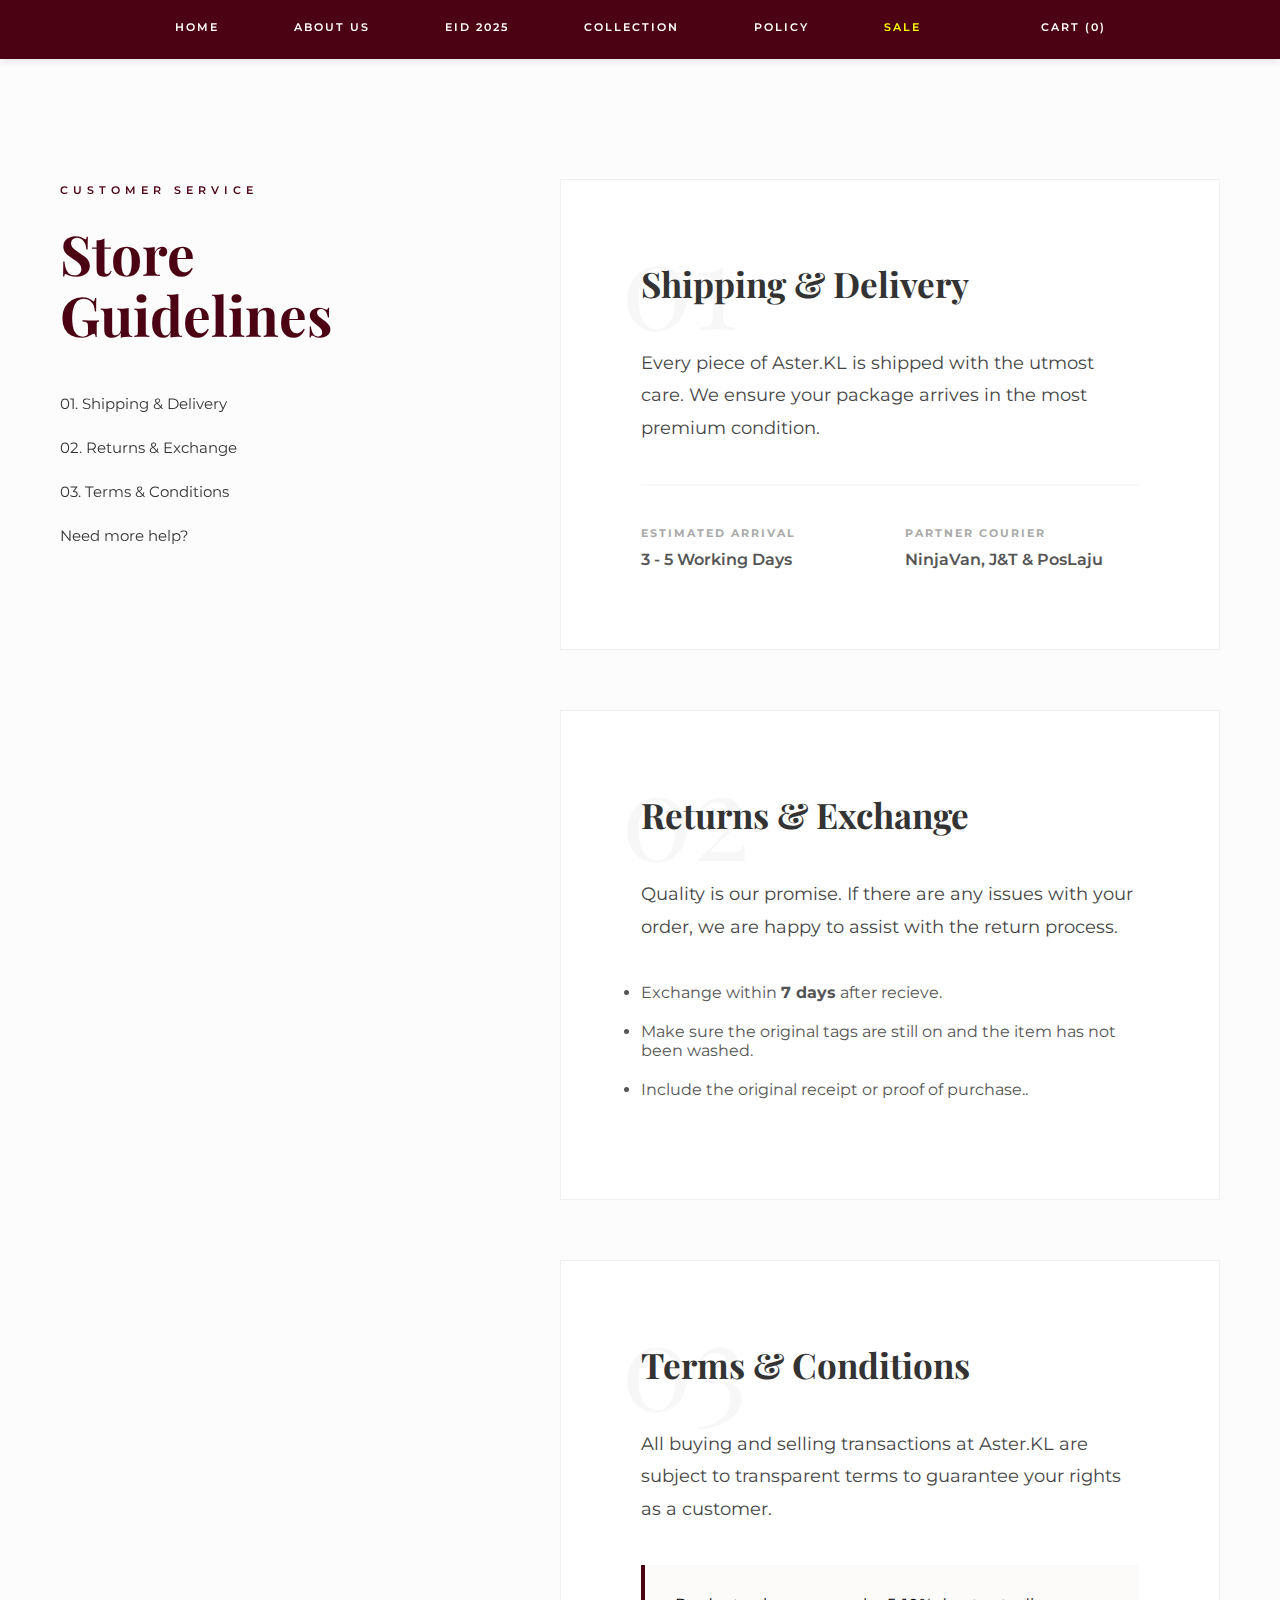
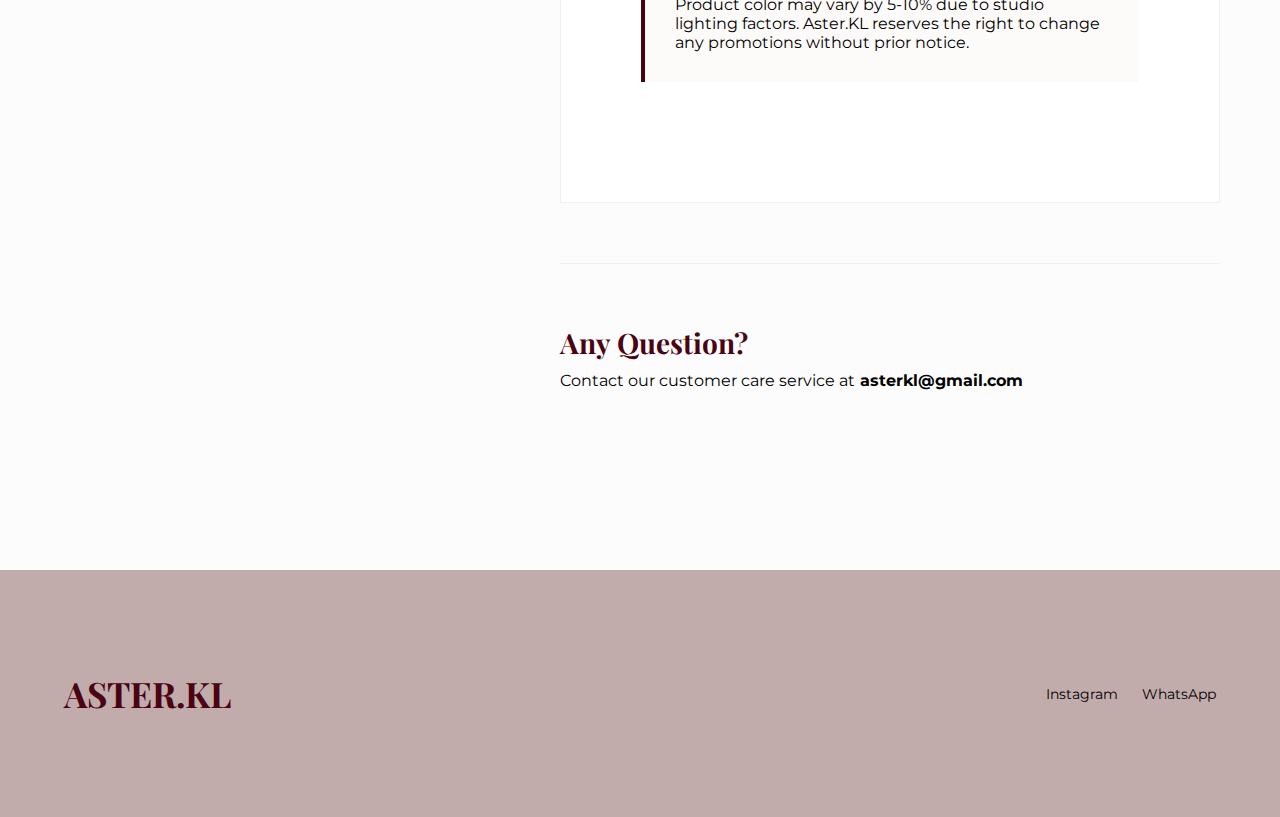
<file: policy.html>
<!DOCTYPE html>
<html lang="en">
<head>
    <meta charset="UTF-8">
    <meta name="viewport" content="width=device-width, initial-scale=1.0">
    <title>Policies | Aster.KL</title>
    <link rel="stylesheet" href="style.css">
    <link href="https://fonts.googleapis.com/css2?family=Playfair+Display:ital,wght@0,700;1,400&family=Montserrat:wght@300;400;600&display=swap" rel="stylesheet">
</head>
<body class="policy-bg">

    <nav class="navbar">
        <div class="nav-links">
             <a href="index.html">HOME</a>
            <a href="about.html">ABOUT US</a>
            <a href="eid2025.html">EID 2025</a>
            <a href="collection.html">COLLECTION</a>
            <a href="policy.html">POLICY</a>
            <a href="sale.html" class="sale">SALE</a><br>
            <a href="#" id="cart-icon">CART (<span id="cart-count">0</span>)</a>
        </div>
    </nav>

    <div class="policy-wrapper">
        <aside class="policy-sidebar">
            <div class="sticky-nav">
                <span class="sub-label">CUSTOMER SERVICE</span>
                <h2 class="main-title">Store <br>Guidelines</h2>
                <nav class="side-nav">
                    <a href="#shipping">01. Shipping & Delivery</a>
                    <a href="#returns">02. Returns & Exchange</a>
                    <a href="#terms">03. Terms & Conditions</a>
                    <a href="#contact" class="contact-trigger">Need more help?</a>
                </nav>
            </div>
        </aside>

        <main class="policy-main">
            
            <section id="shipping" class="policy-card featured">
                <div class="card-header">
                    <span class="number-bg">01</span>
                    <h3>Shipping & Delivery</h3>
                </div>
                <div class="card-body">
                    <p class="large-p">Every piece of Aster.KL is shipped with the utmost care. We ensure your package arrives in the most premium condition.</p>
                    <div class="detail-grid">
                        <div class="detail-item">
                            <h5>ESTIMATED ARRIVAL</h5>
                            <p>3 - 5 Working Days</p>
                        </div>
                        <div class="detail-item">
                            <h5>PARTNER COURIER</h5>
                            <p>NinjaVan, J&T & PosLaju</p>
                        </div>
                    </div>
                </div>
            </section>

            <section id="returns" class="policy-card">
                <div class="card-header">
                    <span class="number-bg">02</span>
                    <h3>Returns & Exchange</h3>
                </div>
                <div class="card-body">
                    <p class="large-p">Quality is our promise. If there are any issues with your order, we are happy to assist with the return process.</p>
                    <ul class="clean-list bold-list">
                        <li>Exchange within <strong>7 days</strong> after recieve.</li>
                        <li>Make sure the original tags are still on and the item has not been washed.</li>
                        <li>Include the original receipt or proof of purchase..</li>
                    </ul> 
            </section>

            <section id="terms" class="policy-card">
                <div class="card-header">
                    <span class="number-bg">03</span>
                    <h3>Terms & Conditions</h3>
                </div>
                <div class="card-body">
                    <p class="large-p">All buying and selling transactions at Aster.KL are subject to transparent terms to guarantee your rights as a customer.</p>
                    <div class="terms-box">
                        <p>Product color may vary by 5-10% due to studio lighting factors. Aster.KL reserves the right to change any promotions without prior notice.</p>
                    </div>
                </div>
            </section>

            <section id="contact" class="help-footer">
                <h3>Any Question?</h3>
                <p>Contact our customer care service at<strong> asterkl@gmail.com</strong></p>
            </section>
        </main>
    </div>

     <footer class="footer">
        <div class="footer-content">
            <div class="f-logo">ASTER.KL</div>
            <div class="f-links">
                <a href="#">Instagram</a>
                <a href="#">WhatsApp</a>
            </div>
        </div>
    </footer>

    <script src="script.js"></script>
    <div id="cart-overlay" class="cart-overlay"></div>
<div id="cart-drawer" class="cart-drawer">
    <div class="cart-header">
        <h3>YOUR CART</h3>
        <span id="close-cart">CLOSE ✕</span>
    </div>
    <div id="cart-items-container"></div>
    <div class="cart-footer">
        <div class="cart-total-row">
            <span>TOTAL:</span>
            <span id="cart-total">RM 0.00</span>
        </div>
        <button class="checkout-btn" id="checkout">CHECKOUT</button>
    </div>

</body>
</html>
</file>
<file: style.css>
/* =========================
1. ROOT & RESET
========================= */
:root {
    --maroon: #4b0313;
    --gold: #80673a;
    --charcoal: #292826;
    --cream: #fff8f0;
    --nude: #fdf1e6;
}

* {
    margin: 0;
    padding: 0;
    box-sizing: border-box;
}

body {
    font-family: 'Montserrat', sans-serif;
    background: var(--cream);
    overflow-x: hidden;
    padding-top: 90px; /* supaya navbar tak overlap content */
}

/* =========================
2. NAVBAR 
========================= */
.navbar {
    background: var(--maroon); 
    padding: 30px 0;         
    position: fixed;   
    top: 0; 
    left: 0;
    width: 100%;            
    z-index: 1000;
    box-shadow: 0 3px 10px rgba(0,0,0,0.05);
    transition: padding 0.3s ease;
}

/* Navbar Links */
.nav-links {
    display: flex;
    justify-content: center;
    gap: 45px; /* Jarak antara link */
    flex-wrap: wrap; 
}

.nav-links a {
    color: white; 
    text-decoration: none; 
    font-weight: 600; 
    font-size: 14px; 
    letter-spacing: 2px; 
    text-transform: uppercase;
    transition: opacity 0.3s, color 0.3s;
}

.nav-links a:hover {
    opacity: 0.7;
}

.nav-links a.sale { 
    color:yellow; 
}
body {
    padding-top: 0px;}

/* =========================
3. BRAND AREA
========================= */
.brand-section { 
    height: 70vh; 
    display: flex; 
    align-items: center; 
    justify-content: center; 
    text-align: center; 
}

.brand-content h1 { 
    font-family: 'Playfair Display', serif; 
    font-size: 100px; 
    color: var(--maroon); 
    letter-spacing: 20px; 
}

.brand-content p { 
    color: #888; 
    letter-spacing: 8px; 
    font-size: 14px; 
    margin-top: 20px;
}

/* =========================
4. AD SLIDER
========================= */
.adv-container {
    width: 100%;
    background-color: #fff;
}

.adv-slider { 
    width: 100%; 
    overflow: hidden; 
    position: relative;
}

.adv-track { 
    display: flex; 
    width: 300%; /* 3 gambar */
    transition: transform 1.2s cubic-bezier(0.19, 1, 0.22, 1); 
}

.adv-track img { 
    width: 33.333%; 
    height: auto; 
    display: block;
    object-fit: contain; 
}

/* =========================
5. GENERAL SECTIONS
========================= */
.container { 
    padding: 150px 5%; 
    text-align: center; 
}

.title { 
    font-family: 'Playfair Display', serif; 
    font-size: 40px; 
    margin-bottom: 80px; 
    color: var(--maroon); 
    letter-spacing: 5px; 
}

/* =========================
6. COLLECTION SLIDER
========================= */
.collection-wrapper { 
    position: relative; 
    overflow: hidden; 
}

.collection-track { 
    display: flex; 
    transition: transform 0.8s ease; 
}

.col-slide { 
    min-width: 100%; /* setiap "slide" ambil full width wrapper */
    display: grid; 
    grid-template-columns: repeat(4, 1fr); /* 4 gambar per slide */
    gap: 20px; 
}

.col-slide img { 
    width: 100%; 
    aspect-ratio: 3/4; 
    object-fit: cover; 
    border-radius: 8px;
}

/* Nav Buttons */
.nav-btns { 
    margin-top: 30px; 
    text-align: center;
}

.nav-btns button { 
    background: var(--maroon); 
    color: white; 
    border: none; 
    padding: 12px 35px;  
    cursor: pointer; 
    font-size: 18px; 
    margin: 0 10px;
    border-radius: 4px;   /* Rectangle / petak */
    transition: 0.3s;
    font-weight: 600;
}

.nav-btns button:hover {
    background: #1a1a1a;
}


/* =========================
 TOP COLLECTION ROWS
========================= */
.row { 
    display: flex; 
    gap: 100px; 
    align-items: center; 
    margin-bottom: 150px; 
    text-align: left; 
}

.row.reverse { 
    flex-direction: row-reverse; 
}

.row-img { 
    flex: 1.5; 
    height: 650px; 
}

.row-img img { 
    width: 100%; 
    height: 100%; 
    object-fit: cover; 
}

.row-text h3 { 
    font-family: 'Playfair Display', serif; 
    font-size: 45px; 
    color: var(--maroon); 
    margin-bottom: 20px; 
}

.row-text p { 
    font-size: 16px; 
    color: #555; 
    line-height: 1.8; 
}

/* =========================
8. ANIMATIONS
========================= */
.reveal { 
    opacity: 0; 
    transform: translateY(50px); 
    transition: 1.2s ease; 
}

.reveal.active { 
    opacity: 1; 
    transform: translateY(0); 
}

/* =========================
9. FOOTER
========================= */
.footer { 
    background: rgb(194, 171, 171);   /* warna footer*/
    padding: 100px 5%; 
}

.footer-content { 
    display: flex; 
    justify-content: space-between; 
    align-items: center; 
}

.f-logo { 
    font-family: 'Playfair Display', serif; 
    font-size: 35px; 
    color: var(--maroon); 
    font-weight: bold; 
}

.f-links a { 
    margin-left: 20px; 
    text-decoration: none; 
    color: black; 
    font-size: 14px;
}
/* =========================
ABOUT PAGE
========================= */

/* About Hero */
.about-hero {
    height: 60vh;
    display: flex;
    align-items: center;
    justify-content: center;
    text-align: center;
    background: var(--cream);
    border-bottom: 1px solid #eee;
}

.about-hero h1 {
    font-family: 'Playfair Display', serif;
    font-size: 80px;
    color: var(--maroon);
}

.subtitle {
    letter-spacing: 5px;
    font-size: 14px;
    color: #fffafa;
    margin-bottom: 10px;
}

/* About Grid */
.about-grid {
    display: grid;
    grid-template-columns: 1.2fr 0.8fr; 
    align-items: center;
    gap: 0px;
    width: 100%;
}

/* About Image */
.about-img-main {
    width: 100%;
}

.about-img-main img {
    width: 250%;
    margin-left: -30%;
    height: 700px;
    object-fit: cover;
    display: block;
}

/* About Text */
.about-text-main {
    padding-left: 10px;
    padding-right: 0;
    text-align: left;
}

.about-text-main p {
    font-size: 18px;
    color: #fffafa;
    line-height: 1.8;
}

/* Values Section */
.values-section {
    background-color: var(--nude);
    padding: 100px 5%;
}

.values-grid {
    display: grid;
    grid-template-columns: repeat(3, 1fr);
    gap: 40px;
}

.value-card {
    padding: 40px;
    text-align: left;
    border-left: 1px solid var(--maroon);
}

.value-card span {
    font-family: 'Playfair Display', serif;
    font-size: 40px;
    color: var(--maroon);
    opacity: 0.3;
}

.value-card h3 {
    margin: 20px 0;
    letter-spacing: 3px;
    font-size: 18px;
}

/* ============================================================
   6. EID 2025 SECTION 
   ============================================================ */
   
/* =========================
SHOP CONTAINER & HEADER
========================= */
.shop-container {
    padding: 100px 5%;
    transition: var(--transition);
}

.shop-header {
    text-align: center;
    margin-bottom: 70px;
}

.shop-header span {
    font-size: 12px;
    letter-spacing: 5px;
    color: var(--text-light);
    display: block;
    margin-bottom: 10px;
}

.shop-header h2 {
    font-family: 'Playfair Display', serif;
    font-size: 50px;
    color: var(--maroon);
    letter-spacing: 3px;
}

.shop-header p {
    font-size: 14px;
    color: var(--text-light);
    font-style: italic;
}

/* =========================
PRODUCT GRID (5 COLUMNS)
========================= */
.product-grid {
    display: grid;
    grid-template-columns: repeat(5, 1fr);
    gap: 25px;
}

/* =========================
PRODUCT CARD & HOVER EFFECT
========================= */
.product-card {
    background: transparent;
    transition: var(--transition);
    cursor: pointer;
    position: relative;
}

.product-img {
    position: relative;
    width: 100%;
    aspect-ratio: 3/4;
    overflow: hidden;
    background-color: #eee;
}

.product-img img {
    width: 100%;
    height: 100%;
    object-fit: cover;
    transition: transform 0.8s ease;
}

/* Hover card */
.product-card:hover {
    transform: translateY(-12px);
}

.product-card:hover .product-img img {
    transform: scale(1.1);
}

/* =========================
QUICK ADD BUTTON 
========================= */
.quick-add {
    position: absolute;
    bottom: -60px;
    left: 0;
    width: 100%;
    background: var(--maroon);
    color: white;
    padding: 18px 0;
    text-align: center;
    font-size: 11px;
    font-weight: 600;
    letter-spacing: 2px;
    transition: var(--transition);
}

.product-card:hover .quick-add {
    bottom: 0;
}

/* =========================
PRODUCT INFO
========================= */
.product-info {
    padding: 15px 5px;
    text-align: center;
}

.product-info h4 {
    font-size: 13px;
    font-weight: 600;
    text-transform: uppercase;
    margin-bottom: 8px;
    letter-spacing: 1px;
}

.product-info .price {
    font-family: 'Playfair Display', serif;
    font-size: 16px;
    color: var(--maroon);
    font-weight: 700;
}

/*collection*/
/* =========================
    SLIDER SECTION
========================= */
.collection-slider-wrapper {
    position: relative;
    padding: 80px 0;
    background: #fff;
    overflow: hidden; /* supaya slider tak muat dari slide */
    width: 100%;
}

/* Header Section */
.slider-header {
    text-align: center;
    margin-bottom: 30px;
}

.slider-header span {
    font-size: 11px;
    letter-spacing: 5px;
    color: var(--gold);
    font-weight: 600;
    text-transform: uppercase;
}

.slider-header h2 {
    font-family: 'Playfair Display', serif;
    font-size: clamp(32px, 5vw, 55px); /* Saiz font */
    color: #1a1a1a;
    margin: 15px 0;
}

.header-line {
    width: 50px;
    height: 2px;
    background: var(--maroon);
    margin: 0 auto;
}

/* =========================
   SLIDER MAIN CONTAINER
   ========================= */
.slider-container {
    position: relative; 
    width: 100%;
    max-width: 1400px; 
    margin: 0 auto;
    padding: 0 40px; /* untuk ejas button slide  */
    display: flex;
    align-items: center;
    justify-content: center;

    
}

.slider-track {
    display: flex;
    gap: 20px;
    transition: transform 0.6s cubic-bezier(0.23, 1, 0.32, 1);
    width: 100%;
    padding: 20px 0;
}
.btn-discover {
    font-size: 11px;
    font-weight: 600;
    letter-spacing: 2px;
    color: var(--maroon);
    text-decoration: none;
    border-bottom: 1px solid var(--maroon);
    padding-bottom: 4px;
    transition: 0.3s;
}

.btn-discover:hover {
    letter-spacing: 3px;
    color: var(--gold);
}

.prev-btn {
    left: 20px; 
}

.next-btn {
    right: 20px;
}

/* =========================
   DOTS & RESPONSIVE
   ========================= */
.slider-dots {
    display: flex;
    justify-content: center;
    gap: 12px;
    margin-top: 40px;
}

.dot {
    width: 8px;
    height: 8px;
    background: #ddd;
    border-radius: 50%;
    cursor: pointer;
    transition: 0.3s;
}

.dot.active {
    width: 30px;
    background: var(--maroon);
    border-radius: 10px;
}

/* =========================
    SLIDER CARDS
========================= */
.col-card {
    background: rgb(43, 0, 0);
    width: 300px;/*untuk betulkan jarak card dari tepi */
    padding: 20px;
    border: 1px solid #eee;
    transition: all 0.5s ease;
    position: relative;
    text-align: center;
    flex-shrink: 0;
}

.card-num {
    position: absolute;
    top: -25px;
    left: 20px;
    font-family: 'Playfair Display', serif;
    font-size: 60px;
    color: rgba(255, 255, 255, 0.1);
    z-index: 1;
}

.col-card.side {
    transform: scale(0.85);
    opacity: 0.4;
    filter: grayscale(100%);
}

.col-card.active {
    transform: scale(1.08);
    opacity: 1;
    box-shadow: 0 40px 80px rgba(141, 10, 38, 0.15);
    z-index: 5;
    border-color: rgba(141, 10, 38, 0.3);
}

.col-image {
    width: 100%;
    aspect-ratio: 3/4;
    overflow: hidden;
    background: #f7f7f7;
    margin-bottom: 25px;
}

.col-image img {
    width: 100%;
    height: 100%;
    object-fit: cover;
    transition: 1s ease;
}

.col-card.active:hover img {
    transform: scale(1.1);
}

.col-info h3 {
    font-family: 'Playfair Display', serif;
    font-size: 26px;
    color: #fff;
    margin-bottom: 10px;
}

.col-info p {
    font-size: 12px;
    color: #ccc;
    margin-bottom: 25px;
    font-style: italic;
}

/* =========================
    BUTTONS
========================= */
.btn-discover {
    display: inline-block;
    text-decoration: none;
    background: #1a1a1a;
    color: white;
    padding: 14px 35px;
    font-size: 10px;
    letter-spacing: 3px;
    font-weight: 600;
    transition: 0.3s;
}

.col-card.active .btn-discover {
    background: var(--maroon);
}

/* =========================
    ARROWS
========================= */
.nav-arrow {
    background: white;
    border: 1px solid #eee;
    width: 60px;
    height: 60px;
    border-radius: 50%;
    cursor: pointer;
    font-size: 20px;
    transition: 0.3s;
    box-shadow: 0 5px 15px rgba(0,0,0,0.05);
    flex-shrink: 0; 
    z-index: 10;
}

.nav-arrow:hover {
    background: var(--maroon);
    color: white;
}

/* =========================
    DOTS
========================= */
.slider-dots {
    display: flex;
    justify-content: center;
    gap: 12px;
    margin-top: 60px;
}

.dot {
    width: 10px;
    height: 10px;
    border: 1px solid #ccc;
    border-radius: 50%;
    transition: 0.3s;
}

.dot.active {
    background: var(--maroon);
    border-color: var(--maroon);
    width: 30px;
    border-radius: 20px;
}

/* =========================
    CATALOG LAYOUT
========================= */

.navbar {
    background: var(--maroon);
    padding: 20px;
    text-align: center;
    position: sticky; 
    top: 0;
    left: 0;
    width: 100%;
    z-index: 1000; 
    box-shadow: 0 2px 8px rgba(0,0,0,0.1); 
}

.navbar a {
    color: white;
    text-decoration: none;
    margin: 0 15px;
    font-weight: 600;
    font-size: 11px;
    letter-spacing: 2px;
    transition: color 0.3s ease;
}

.navbar a:hover {
    color: var(--cream);
}
.container {
    max-width: 1200px;
    margin: 0 auto;
    padding: 100px 20px 40px;
}

.header {
    text-align: center;
    margin-bottom: 60px;
}

.header h1 {
    font-family: 'Playfair Display', serif;
    font-size: 50px;
    color: var(--maroon);
    margin-top: 10px;
}

/* =========================
   GRID & PRODUCT CARDS
========================= */
.catalog-grid {
    display: grid;
    grid-template-columns: repeat(3, 1fr);
    gap: 40px 20px;
}

.product-card {
    background: white;
    padding: 15px;
    border: 1px solid #f0f0f0;
    text-align: center;
    position: relative;
    transition: transform 0.4s ease, box-shadow 0.4s ease;
}

.product-card:hover {
    transform: translateY(-15px);
    box-shadow: 0 20px 40px rgba(0, 0, 0, 0.08);
}

/* =========================
    IMAGE CONTAINER
========================= */
.img-container {
    width: 100%;
    aspect-ratio: 3/4;
    overflow: hidden;
    position: relative;
    background: #f9f9f9;
}

.img-container img {
    width: 100%;
    height: 100%;
    object-fit: cover;
    transition: transform 0.6s ease;
}

.product-card:hover img {
    transform: scale(1.1);
}

/* =========================
    ADD BUTTON
========================= */
.add-btn {
    position: absolute;
    bottom: -50px;
    left: 0;
    width: 100%;
    background: var(--maroon);
    color: white;
    padding: 15px;
    font-size: 11px;
    letter-spacing: 2px;
    transition: bottom 0.3s ease,;
}

.product-card:hover .add-btn {
    bottom: 0;
}

/* =========================
   8. PRODUCT INFO
========================= */
.info {
    padding-top: 20px;
}

.price {
    font-family: 'Playfair Display', serif;
    font-size: 18px;
    font-weight: bold;
    color: var(--maroon);
}

/* =========================
   POLICY PAGE STYLES
========================= */

/* --- GLOBAL / WRAPPER --- */
.policy-bg {
    background-color: #fcfcfc;
}

.policy-wrapper {
    display: grid;
    grid-template-columns: 400px 1fr; /* Sidebar + main content */
    max-width: 1500px;
    margin: 0 auto;
    padding: 120px 60px;
    gap: 100px;
}

/* --- SIDEBAR NAVIGATION --- */
.sticky-nav {
    position: sticky;
    top: 150px;
}

.sub-label {
    font-size: 11px;
    letter-spacing: 5px;
    color: var(--maroon);
    font-weight: 600;
    text-transform: uppercase;
}

.side-nav a {
    display: block;
    text-decoration: none;
    color: #333;
    font-size: 15px;
    margin-bottom: 25px;
    font-weight: 400;
    transition: all 0.3s ease;
    border-left: 0px solid var(--maroon);
    padding-left: 0;
}

.side-nav a:hover {
    padding-left: 15px;
    color: var(--maroon);
    border-left: 2px solid var(--maroon);
}

/* --- HEADER --- */
.main-title {
    font-family: 'Playfair Display', serif;
    font-size: 55px;
    line-height: 1.1;
    margin: 25px 0 50px;
    color: var(--maroon);
}

/* --- POLICY CARD --- */
.policy-card {
    background: white;
    padding: 80px;
    margin-bottom: 60px;
    border: 1px solid #f0f0f0;
    position: relative;
    overflow: hidden;
    transition: box-shadow 0.3s ease;
}

.policy-card:hover {
    box-shadow: 0 20px 40px rgba(0,0,0,0.05);
}

/* Card Header & Number Background */
.card-header {
    margin-bottom: 40px;
    position: relative;
}

.number-bg {
    font-family: 'Playfair Display', serif;
    font-size: 120px;
    color: rgba(0,0,0,0.03);
    position: absolute;
    top: -60px;
    left: -20px;
    z-index: 0;
}

.card-header h3 {
    font-family: 'Playfair Display', serif;
    font-size: 35px;
    position: relative;
    z-index: 1;
    color: #333;
}

/* Intro Paragraph */
.large-p {
    font-size: 18px;
    line-height: 1.8;
    color: #444;
    margin-bottom: 40px;
}

/* Detail Grid */
.detail-grid {
    display: grid;
    grid-template-columns: 1fr 1fr;
    gap: 30px;
    border-top: 2px solid #f9f9f9;
    padding-top: 40px;
}

.detail-item h5 {
    font-size: 11px;
    letter-spacing: 2px;
    color: #aaa;
    margin-bottom: 10px;
    text-transform: uppercase;
}

.detail-item p {
    font-size: 16px;
    font-weight: 600;
    color: #555;
}

.bold-list li {
    font-size: 16px;
    margin-bottom: 20px;
    color: #555;
}

/* Terms Box */
.terms-box {
    background: #fdfbfa;
    padding: 30px;
    border-left: 4px solid var(--maroon);
    margin-bottom: 40px;
}

/* Footer / Help Section */
.help-footer {
    padding: 60px 0;
    text-align: left;
    border-top: 1px solid #eee;
}

.help-footer h3 {
    font-family: 'Playfair Display', serif;
    font-size: 28px;
    margin-bottom: 10px;
    color: var(--maroon);
}

/* =========================
   SALE PAGE STYLES
========================= */

/* --- GLOBAL --- */
.sale-page {
    background-color: #fff;
}

/* Active Sale Link / Tab */
.sale-active {
    color: yellow;
    font-weight: 700;
    border-bottom: 2px solid var(--maroon);
}

/* =========================
   HERO SECTION
========================= */
.sale-hero {
    height: 60vh;
    background: linear-gradient(rgba(0,0,0,0.5), rgba(0,0,0,0.5)), url('sale-hero-bg.jpg');
    background-size: cover;
    background-position: center;
    display: flex;
    align-items: center;
    justify-content: center;
    text-align: center;
    color: white;
}

.sale-overlay span {
    letter-spacing: 5px;
    font-size: 12px;
    display: block;
}

.sale-overlay h1 {
    font-family: 'Playfair Display', serif;
    font-size: clamp(40px, 8vw, 80px);
    margin: 10px 0;
}

/* =========================
   sale SECTIONS
========================= */
.sale-section {
    padding: 80px 20px;
}

.sale-header {
    margin-bottom: 40px;
    border-left: 5px solid var(--maroon);
    padding-left: 20px;
}

.sale-header h2 {
    font-family: 'Playfair Display', serif;
    font-size: 32px;
}

/* =========================
   SALE GRID & CARDS
========================= */
.sale-grid {
    display: grid;
    grid-template-columns: repeat(auto-fit, minmax(280px, 1fr));
    gap: 30px;
}

.sale-card {
    position: relative;
    background: #fff;
    transition: transform 0.3s ease, box-shadow 0.3s ease;
}

.sale-card:hover {
    transform: translateY(-10px);
    box-shadow: 0 15px 35px rgba(0,0,0,0.08);
}

/* =========================
   SALE IMAGE
========================= */
.sale-img {
    position: relative;
    aspect-ratio: 3/4;
    overflow: hidden;
    background: #f4f4f4;
}

.sale-img img {
    width: 100%;
    height: 100%;
    object-fit: cover;
    transition: transform 0.5s ease;
}

.sale-card:hover img {
    transform: scale(1.05);
}

/* =========================
   BADGES
========================= */
.badge {
    position: absolute;
    top: 15px;
    left: 15px;
    background: var(--maroon);
    color: white;
    padding: 5px 12px;
    font-size: 10px;
    font-weight: 700;
    z-index: 2;
    letter-spacing: 1px;
    text-transform: uppercase;
}

.badge.red {
    background: #000; /* Clearance / special badge */
}

/* =========================
   PRICE & INFO
========================= */
.sale-info {
    padding: 20px 0;
    text-align: center;
}

.sale-info h4 {
    font-size: 15px;
    margin-bottom: 8px;
    font-weight: 400;
}

.price {
    font-weight: 700;
    color: var(--maroon);
}

.old-price {
    text-decoration: line-through;
    color: #aaa;
    margin-right: 10px;
    font-weight: 400;
}

/* --- PRODUCT PAGE --- */
.product-detail-container {
    display: flex;
    max-width: 1200px;
    margin: 50px auto;
    padding: 0 5%;
    gap: 60px;
}

.product-img { flex: 1; }
.product-img img { width: 100%; display: block; }
.product-info { flex: 1; }

#product-name {
    font-family: 'Playfair Display', serif;
    font-size: 38px;
    margin-bottom: 10px;
}

.price {
    font-size: 24px;
    color: #4a0404;
    margin-bottom: 35px;
    font-weight: 600;
}

/* --- SIZE SELECTOR --- */
.label-title {
    font-size: 12px;
    font-weight: 600;
    margin-bottom: 15px;
    display: block;
    letter-spacing: 1px;
}

.size-selector {
    display: flex;
    gap: 12px;
    margin-bottom: 30px;
}

.size-selector input { display: none; }

.size-selector label {
    width: 50px;
    height: 50px;
    border: 1px solid #ddd;
    display: flex;
    align-items: center;
    justify-content: center;
    cursor: pointer;
    font-size: 13px;
    transition: 0.3s;
}

.size-selector input:checked + label {
    background-color: #4a0404;
    color: white;
    border-color: #4a0404;
}

/* --- QUANTITY & BUTTON --- */
#product-quantity {
    width: 70px;
    padding: 12px;
    border: 1px solid #ddd;
    margin-bottom: 20px;
    display: block;
}

#add-to-cart {
    width: 100%;
    padding: 20px;
    background: #4a0404;
    color: white;
    border: none;
    font-weight: 600;
    letter-spacing: 2px;
    cursor: pointer;
}

/* --- CART DRAWER SYSTEM --- */
.cart-overlay {
    position: fixed;
    top: 0;
    left: 0;
    width: 100%;
    height: 100%;
    background: rgba(0,0,0,0.5);
    display: none;
    z-index: 1500;
}

.cart-overlay.active { display: block; }

.cart-drawer {
    position: fixed;
    right: -450px;
    top: 0;
    width: 400px;
    height: 100%;
    background: white;
    z-index: 2000;
    transition: 0.4s ease-in-out;
    display: flex;
    flex-direction: column;
    padding: 30px;
}

.cart-drawer.open { right: 0; }

.cart-header {
    display: flex;
    justify-content: space-between;
    align-items: center;
    border-bottom: 1px solid #eee;
    padding-bottom: 20px;
    margin-bottom: 20px;
}

#cart-items-container {
    flex: 1;
    overflow-y: auto;
}

.cart-item {
    display: flex;
    gap: 15px;
    margin-bottom: 20px;
    padding-bottom: 15px;
    border-bottom: 1px solid #f9f9f9;
}

.cart-item img { width: 70px; height: 90px; object-fit: cover; }

.item-info h4 { font-size: 14px; margin-bottom: 5px; }
.item-info p { font-size: 12px; color: #666; }

.remove-btn {
    background: none;
    border: none;
    cursor: pointer;
    color: #999;
    font-size: 18px;
    margin-left: auto;
}

.cart-footer {
    border-top: 1px solid #eee;
    padding-top: 20px;
}

.cart-total-row {
    display: flex;
    justify-content: space-between;
    font-weight: 600;
    font-size: 18px;
}

.checkout-btn {
    width: 100%;
    background: #4a0404;
    color: white;
    padding: 15px;
    border: none;
    margin-top: 15px;
    font-weight: 600;
    cursor: pointer;
}


/* =========================
   MOBILE RESPONSIVE (MAX-WIDTH: 768px)
   ========================= */
@media screen and (max-width: 768px) {
    
    /* 1. Navbar Mobile */
    .navbar {
        padding: 15px 0;
    }
    .nav-links {
        gap: 15px;
    }
    .nav-links a {
        font-size: 10px; /* Kecilkan sikit font nav */
        letter-spacing: 1px;
    }

    /* 2. Brand Section */
    .brand-content h1 {
        font-size: 45px; /* Kecilkan tajuk besar */
        letter-spacing: 8px;
    }
    .brand-section {
        height: 50vh;
    }

    /* 3. New Collection Slider */
    .col-slide {
        grid-template-columns: repeat(2, 1fr); /* Tukar 4 gambar kepada 2 gambar sebaris */
        gap: 10px;
    }

    /* 4. Top Collection Rows */
    .row, .row.reverse {
        flex-direction: column; /* Tukar layout kiri-kanan kepada atas-bawah */
        gap: 30px;
        text-align: center;
        margin-bottom: 80px;
    }
    .row-img {
        height: 400px; /* Pendekkan sikit gambar di mobile */
    }
    .row-text h3 {
        font-size: 30px;
    }

    /* 5. Product Grids (EID 2025 & Catalog) */
    .product-grid, .catalog-grid {
        grid-template-columns: repeat(2, 1fr); /* 2 barang sebaris */
        gap: 15px;
    }
    .quick-add {
        padding: 12px 0;
        font-size: 10px;
    }

    /* 6. About Page Grid */
    .about-grid {
        grid-template-columns: 1fr; /* Teks bawah gambar */
    }
    .about-img-main img {
        width: 100%;
        margin-left: 0;
        height: 400px;
    }
    .about-text-main {
        padding: 40px 20px;
    }
    .values-grid {
        grid-template-columns: 1fr; /* 3 card jadi sebaris menegak */
    }

    /* 7. Cart Drawer */
    .cart-drawer {
        width: 100%; /* Cart ambil full screen di mobile */
        right: -100%;
    }

    /* 8. Footer Mobile */
    .footer-content {
        flex-direction: column;
        gap: 40px;
        text-align: center;
    }
    .f-links a {
        margin: 0 10px;
    }

    /* 9. Policy Page */
    .policy-wrapper {
        grid-template-columns: 1fr;
        padding: 100px 20px;
        gap: 50px;
    }
    .sticky-nav {
        position: relative;
        top: 0;
    }
    .policy-card {
        padding: 40px 20px;
    }
}

/* Tambahan untuk screen sangat kecil (Mobile SE / Kecil) */
@media screen and (max-width: 480px) {
    .product-grid, .catalog-grid {
        grid-template-columns: 1fr; /* 1 barang sebaris jika screen sangat kecil */
    }
    .brand-content h1 {
        font-size: 35px;
    }
}
</file>
